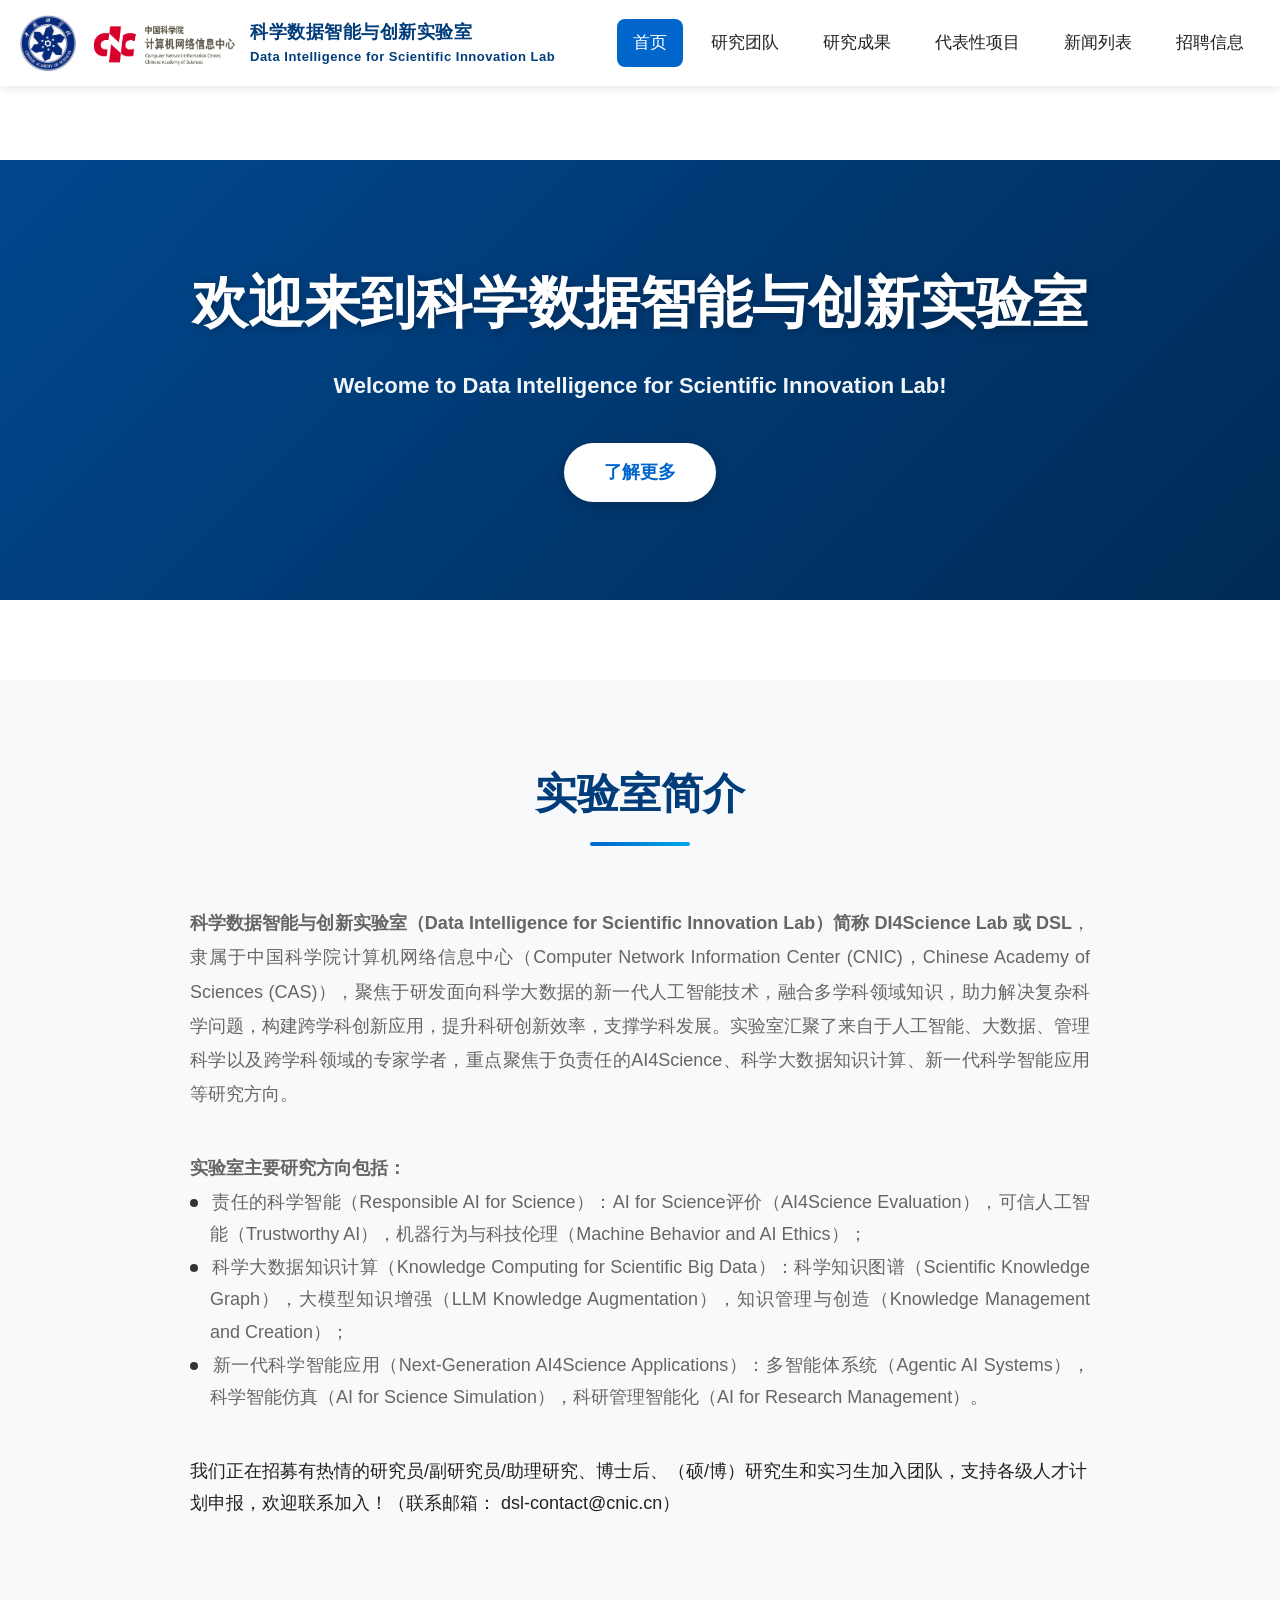
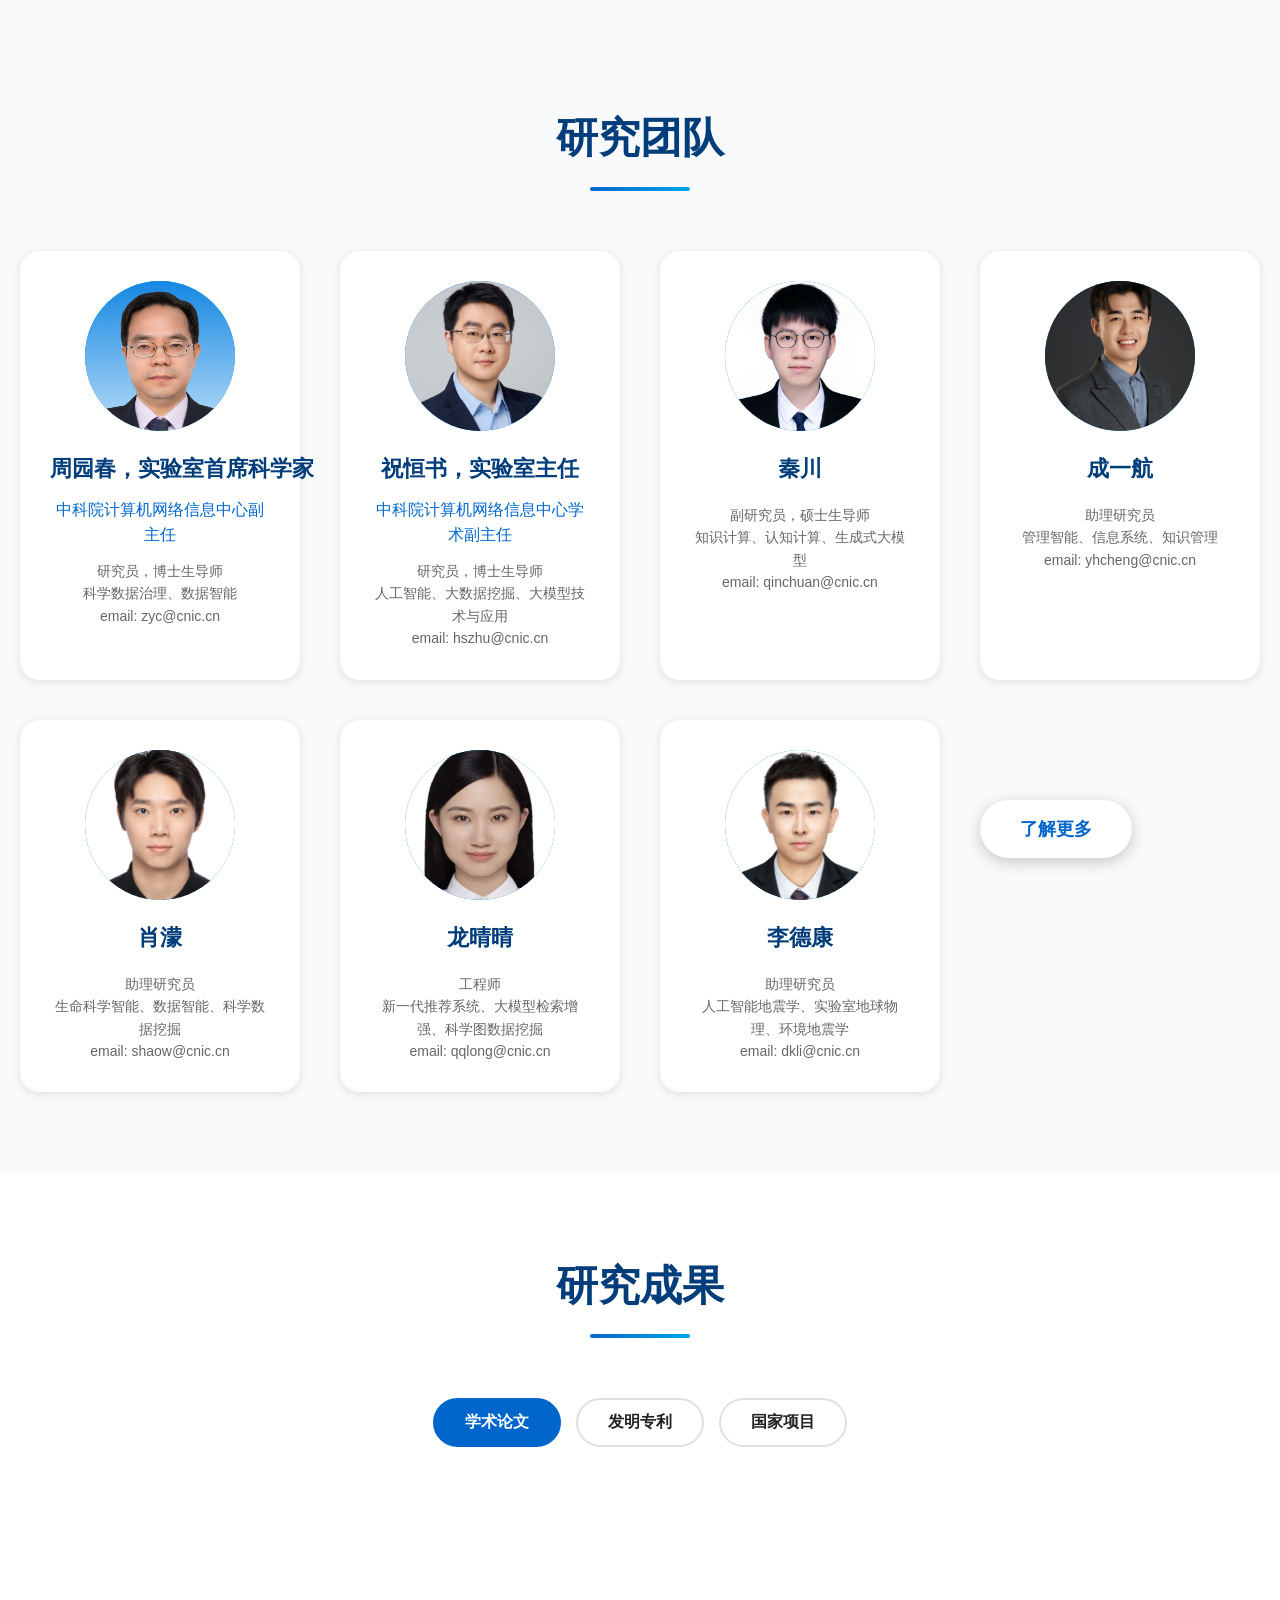
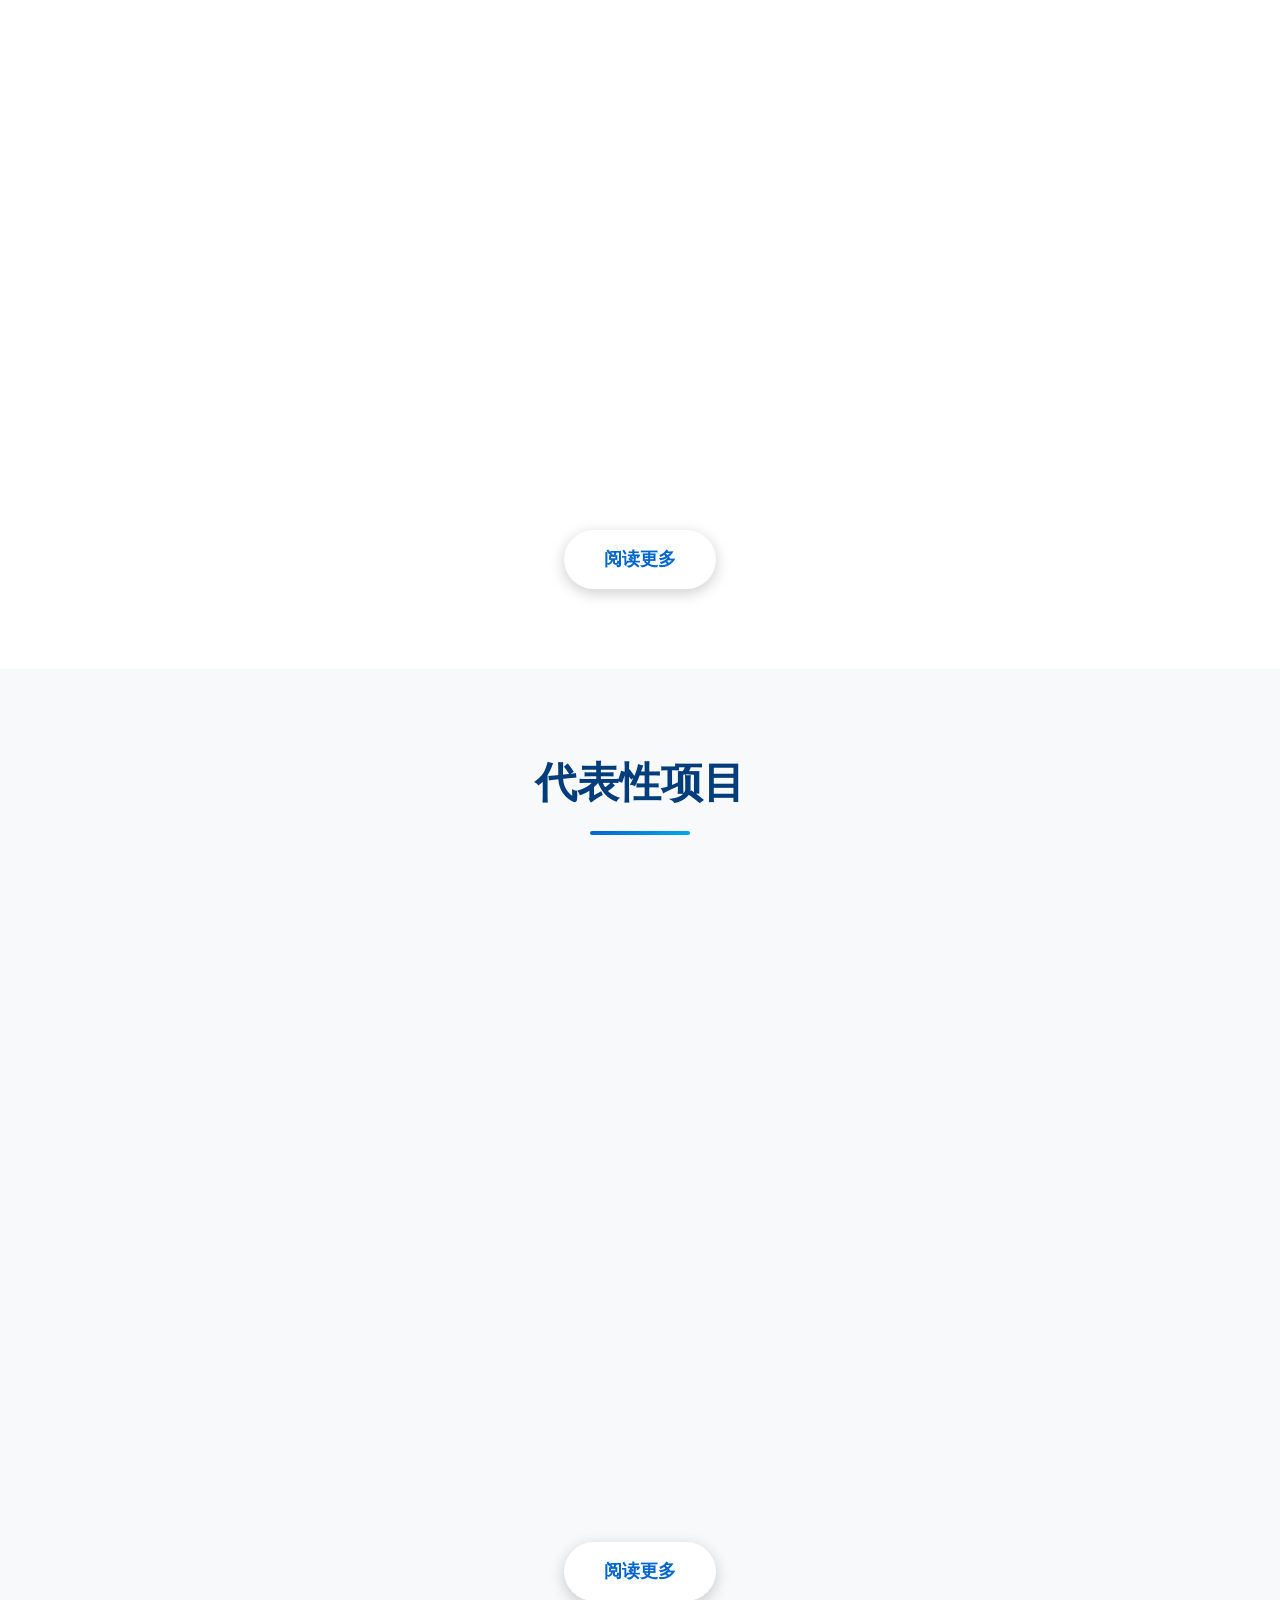
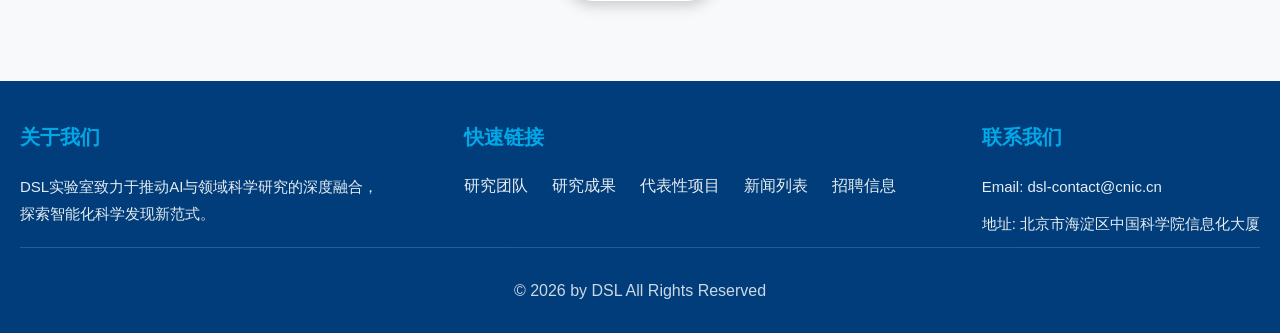
<file: index.html>
<!DOCTYPE html>
<html lang="zh-CN">
<head>
    <meta charset="UTF-8">
    <meta name="viewport" content="width=device-width, initial-scale=1.0">
    <title>科学数据智能与创新实验室 - 首页</title>
    <link rel="stylesheet" href="styles.css?v=20260322">
</head>
<body>
    <!-- 导航栏 -->
    <nav class="navbar">
        <div class="container">
            <div class="nav-brand">
                <img src="CAS.jpg" alt="实验室Logo" class="logo1">
                <img src="CNIC.png" alt="实验室Logo" class="logo">
                <div class="lab-text">
                    <span class="lab-name">科学数据智能与创新实验室</span>
                    <span class="lab-name-en"><strong>Data Intelligence for Scientific Innovation Lab</strong></span>
                </div>
            </div>
            <ul class="nav-menu">
                <li><a href="#home" class="active">首页</a></li>
                <!-- <li><a href="#research">研究方向</a></li> -->
                <li><a href="team.html">研究团队</a></li>
                <li><a href="achievements.html">研究成果</a></li>
                <li><a href="projects.html">代表性项目</a></li>
                <li><a href="news.html">新闻列表</a></li>
                <li><a href="jobs.html">招聘信息</a></li>
            </ul>
            <div class="nav-toggle">
                <span></span>
                <span></span>
                <span></span>
            </div>
        </div>
    </nav>

    <!-- 横幅轮播 -->
    <section class="hero-section" id="home">
        <div class="hero-slider">
            <!-- <div class="hero-slide active"> -->
                <!-- <div class="hero-overlay"></div>
                <div class="hero-content">
                    <h1 class="hero-title animate-fade-in">探索科学数据智能前沿</h1>
                    <p class="hero-subtitle animate-fade-in-delay">致力于推动人工智能与科学研究的深度融合</p>
                    <a href="#research" class="hero-btn animate-fade-in-delay-2">了解更多</a>
                </div> -->
            <!-- </div> -->
            <div class="hero-slide active">
                <div class="hero-overlay"></div>
                <div class="hero-content">
                    <h1 class="hero-title">欢迎来到科学数据智能与创新实验室</h1>

                    <!-- <h1 class="hero-subtitle">Welcome to Data Intelligence for Scientific Innovation Lab!</h1><br> -->
                    <p class="hero-subtitle"><strong>Welcome to Data Intelligence for Scientific Innovation Lab!</strong></p>
                    <a href="#team" class="hero-btn">了解更多</a>
                </div>
            </div>
            <!-- <div class="hero-slide">
                <div class="hero-overlay"></div>
                <div class="hero-content">
                    <h1 class="hero-title">开创数据驱动科研新范式</h1>
                    <p class="hero-subtitle">赋能科学研究的智能化转型</p>
                    <a href="achievements.html" class="hero-btn">研究成果</a>
                </div>
            </div> -->
        </div>
        <!-- <div class="slider-controls">
            <button class="slider-prev">‹</button>
            <button class="slider-next">›</button>
        </div>
        <div class="slider-indicators">
            <span class="indicator active"></span>
            <span class="indicator"></span>
            <span class="indicator"></span>
        </div> -->
    </section>

    <!-- 实验室简介 -->
    <section class="intro-section" id="intro">
        <div class="container">
            <div class="section-header">
                <h2 class="section-title">实验室简介</h2>
                <div class="title-underline"></div>
            </div>
            <div class="intro-content">
                <div class="intro-text">
                    <p class="intro-justify">
                        <strong>科学数据智能与创新实验室（Data Intelligence for Scientific Innovation Lab）简称 DI4Science Lab 或 DSL</strong>，隶属于中国科学院计算机网络信息中心（Computer Network Information Center (CNIC)，Chinese Academy of Sciences (CAS)），聚焦于研发面向科学大数据的新一代人工智能技术，融合多学科领域知识，助力解决复杂科学问题，构建跨学科创新应用，提升科研创新效率，支撑学科发展。实验室汇聚了来自于人工智能、大数据、管理科学以及跨学科领域的专家学者，重点聚焦于负责任的AI4Science、科学大数据知识计算、新一代科学智能应用等研究方向。
                    </p>
                    
                    <p class="intro-justify">
                        <strong>实验室主要研究方向包括：</strong><br>
                        <span class="hang-item">
                            <span class="dot"></span>
                            责任的科学智能（Responsible AI for Science）：AI for Science评价（AI4Science Evaluation），可信人工智能（Trustworthy AI），机器行为与科技伦理（Machine Behavior and AI Ethics）；
                        </span><br>

                        <span class="hang-item">
                            <span class="dot"></span>
                        科学大数据知识计算（Knowledge Computing for Scientific Big Data）：科学知识图谱（Scientific Knowledge Graph），大模型知识增强（LLM Knowledge Augmentation），知识管理与创造（Knowledge Management and Creation）；
                        </span><br>

                        <span class="hang-item">
                            <span class="dot"></span>
                        新一代科学智能应用（Next-Generation AI4Science Applications）：多智能体系统（Agentic AI Systems），科学智能仿真（AI for Science Simulation），科研管理智能化（AI for Research Management）。
                        </span><br>

                    <p class="intro-lead">
                        我们正在招募有热情的研究员/副研究员/助理研究、博士后、（硕/博）研究生和实习生加入团队，支持各级人才计划申报，欢迎联系加入！（联系邮箱： dsl-contact@cnic.cn）

                    </p>
                    <!-- <div class="intro-stats">
                        <div class="stat-item">
                            <h3 class="stat-number" data-target="50">0</h3>
                            <p class="stat-label">研究人员</p>
                        </div>
                        <div class="stat-item">
                            <h3 class="stat-number" data-target="120">0</h3>
                            <p class="stat-label">发表论文</p>
                        </div>
                        <div class="stat-item">
                            <h3 class="stat-number" data-target="30">0</h3>
                            <p class="stat-label">合作项目</p>
                        </div>
                        <div class="stat-item">
                            <h3 class="stat-number" data-target="15">0</h3>
                            <p class="stat-label">专利技术</p>
                        </div>
                    </div> -->
                </div>
            </div>
        </div>
    </section>

    <!-- 研究方向 -->
    <!-- <section class="research-section" id="research">
        <div class="container">
            <div class="section-header">
                <h2 class="section-title">研究方向</h2>
                <div class="title-underline"></div>
                <p class="section-subtitle">专注于人工智能赋能科学研究的前沿领域</p>
            </div>
            <div class="research-grid">
                <div class="research-card">
                    <div class="card-icon">🤖</div>
                    <h3 class="card-title">大模型智能体</h3>
                    <p class="card-description">
                        研究环境感知交互的大模型智能体自进化方法，开发具备自主学习、推理和决策能力的AI系统，
                        实现智能体在复杂科研环境中的自适应与协同工作。
                    </p>
                    <ul class="card-points">
                        <li>智能体架构设计</li>
                        <li>多模态感知与理解</li>
                        <li>自主学习与进化</li>
                        <li>人机协同机制</li>
                    </ul>
                </div>
                <div class="research-card">
                    <div class="card-icon">🔬</div>
                    <h3 class="card-title">自动化科学发现</h3>
                    <p class="card-description">
                        利用AI技术实现科学假设生成、实验设计、数据分析的全流程自动化，
                        加速科学发现过程，探索AI驱动的开放式科学研究新范式。
                    </p>
                    <ul class="card-points">
                        <li>假设生成与验证</li>
                        <li>智能实验设计</li>
                        <li>自动化数据分析</li>
                        <li>科学知识提取</li>
                    </ul>
                </div>
                <div class="research-card">
                    <div class="card-icon">🧠</div>
                    <h3 class="card-title">科学知识图谱</h3>
                    <p class="card-description">
                        构建大规模跨领域科学知识图谱，实现科学知识的结构化表示、智能检索与推理，
                        支持科研人员快速获取和综合利用海量科学知识。
                    </p>
                    <ul class="card-points">
                        <li>知识抽取与融合</li>
                        <li>跨域知识推理</li>
                        <li>知识演化追踪</li>
                        <li>智能知识问答</li>
                    </ul>
                </div>
                <div class="research-card">
                    <div class="card-icon">📊</div>
                    <h3 class="card-title">科学数据智能</h3>
                    <p class="card-description">
                        开发先进的科学数据分析、挖掘与可视化技术，从海量科研数据中发现隐藏模式，
                        为科学研究提供数据驱动的洞察与支持。
                    </p>
                    <ul class="card-points">
                        <li>大规模数据处理</li>
                        <li>智能数据挖掘</li>
                        <li>模式识别与预测</li>
                        <li>交互式可视化</li>
                    </ul>
                </div>
                <div class="research-card">
                    <div class="card-icon">💡</div>
                    <h3 class="card-title">智能科研助手</h3>
                    <p class="card-description">
                        研发面向科研全流程的智能助手系统，包括文献智能检索、自动综述生成、
                        实验方案推荐等功能，全方位提升科研效率。
                    </p>
                    <ul class="card-points">
                        <li>智能文献分析</li>
                        <li>自动论文撰写</li>
                        <li>实验方案优化</li>
                        <li>智能协作平台</li>
                    </ul>
                </div>
                <div class="research-card">
                    <div class="card-icon">🌐</div>
                    <h3 class="card-title">跨学科AI应用</h3>
                    <p class="card-description">
                        将AI技术应用于物理、化学、生物、材料等多个学科领域，
                        探索AI赋能各学科研究的创新模式和突破性应用。
                    </p>
                    <ul class="card-points">
                        <li>AI+物理研究</li>
                        <li>AI+化学合成</li>
                        <li>AI+生物医药</li>
                        <li>AI+材料设计</li>
                    </ul>
                </div>
            </div>
        </div>
    </section> -->

    <!-- 团队介绍 -->
    <section class="team-section" id="team">
        <div class="container">
            <div class="section-header">
                <h2 class="section-title">研究团队</h2>
                <div class="title-underline"></div>
                <!-- <p class="section-subtitle">汇聚国内外顶尖科研人才</p> -->
            </div>
            <div class="team-grid">
                <div class="team-member">
                    <div class="member-photo">
                        <img src="team/Mentor/yuanchunzhou.jpg" alt="研究员照片">
                    </div>
                    <h3 class="member-name">周园春，实验室首席科学家</h3>
                    <p class="member-title">中科院计算机网络信息中心副主任</p>
                    <p class="member-bio">研究员，博士生导师</p>
                    <p class="member-bio">科学数据治理、数据智能</p>
                    <p class="member-bio">email: zyc@cnic.cn</p>
                </div>
                <div class="team-member">
                    <div class="member-photo">
                        <img src="team/Mentor/hengshuzhu.jpg" alt="研究员照片">
                    </div>
                    <h3 class="member-name">祝恒书，实验室主任</h3>
                    <p class="member-title">中科院计算机网络信息中心学术副主任</p>
                    <p class="member-bio">研究员，博士生导师</p>
                    <p class="member-bio">人工智能、大数据挖掘、大模型技术与应用</p>
                    <p class="member-bio">email: hszhu@cnic.cn</p>
                </div>
                <!-- <div class="team-member">
                    <div class="member-photo">
                        <img src="avatar3.jpg" alt="研究员照片">
                    </div>
                    <h3 class="member-name">王博士</h3>
                    <p class="member-title">高级研究员 / 数据智能方向</p>
                    <p class="member-bio">机器学习与数据挖掘专家</p>
                </div> -->
                <div class="team-member">
                    <div class="member-photo">
                        <img src="team/Mentor/chuanqin.jpg" alt="研究员照片">
                    </div>
                    <h3 class="member-one">秦川</h3>
                    <!-- <p class="member-title">研究员 / 科学发现方向</p> -->
                    <p class="member-bio">副研究员，硕士生导师</p>
                    <p class="member-bio">知识计算、认知计算、生成式大模型</p>
                    <p class="member-bio">email: qinchuan@cnic.cn</p>
                </div>
                <div class="team-member">
                    <div class="member-photo">
                        <img src="team/Mentor/yihangcheng.jpg" alt="研究员照片">
                    </div>
                    <h3 class="member-one">成一航</h3>
                    <!-- <p class="member-title">研究员 / 科学发现方向</p> -->
                    <p class="member-bio">助理研究员</p>
                    <p class="member-bio">管理智能、信息系统、知识管理</p>
                    <p class="member-bio">email: yhcheng@cnic.cn</p>
                </div>
                <div class="team-member">
                    <div class="member-photo">
                        <img src="team/Mentor/mengxiao.jpeg" alt="研究员照片">
                    </div>
                    <h3 class="member-one">肖濛</h3>
                    <!-- <p class="member-title">研究员 / 科学发现方向</p> -->
                    <p class="member-bio">助理研究员</p>
                    <p class="member-bio">生命科学智能、数据智能、科学数据挖掘</p>
                    <p class="member-bio">email: shaow@cnic.cn</p>
                </div>
                <div class="team-member">
                    <div class="member-photo">
                        <img src="team/Mentor/qingqinglong.jpg" alt="研究员照片">
                    </div>
                    <h3 class="member-one">龙晴晴</h3>
                    <!-- <p class="member-title">研究员 / 科学发现方向</p> -->
                    <p class="member-bio">工程师</p>
                    <p class="member-bio">新一代推荐系统、大模型检索增强、科学图数据挖掘</p>
                    <p class="member-bio">email: qqlong@cnic.cn</p>
                </div>
                <div class="team-member">
                    <div class="member-photo">
                        <img src="team/Mentor/dekangli.jpg" alt="研究员照片">
                    </div>
                    <h3 class="member-one">李德康</h3>
                    <!-- <p class="member-title">研究员 / 科学发现方向</p> -->
                    <p class="member-bio">助理研究员</p>
                    <p class="member-bio">人工智能地震学、实验室地球物理、环境地震学</p>
                    <p class="member-bio">email: dkli@cnic.cn</p>
                </div>
                <!-- <div class="team-member">
                    <div class="member-photo">
                        <img src="avatar3.jpg" alt="研究员照片">
                    </div>
                    <h3 class="member-one">徐锴</h3>
                    <!-- <p class="member-title">研究员 / 科学发现方向</p> -->
                    <!-- <p class="member-bio">助理研究员</p>
                    <p class="member-bio">项目管理方向</p>
                    <p class="member-bio">email: kxu@cnic.cn</p>
                </div> --> 
                <div class="team-section">
                    <a href="team.html"
                    class="hero-btn1">
                    了解更多
                    </a>
                </div>
            </div>
        </div>
    </section>

    <!-- 研究成果 -->
    <section class="achievements-section" id="achievements">
        <div class="container">
            <div class="section-header">
                <h2 class="section-title">研究成果</h2>
                <div class="title-underline"></div>
            </div>
            <div class="achievements-tabs">
                <button class="tab-btn active" data-tab="papers">学术论文</button>
                <button class="tab-btn" data-tab="patents">发明专利</button>
                <button class="tab-btn" data-tab="projects">国家项目</button>
            </div>
            <div class="achievements-content">
                <div class="tab-content active" id="papers">
                    <div class="achievement-list">
                        <div class="achievement-item">
                            <div class="achievement-year">2025</div>
                            <div class="achievement-details">
                                <h4>Knowledge-Guided Gene Panel Selection for Label-Free Single-Cell RNA-Seq Data: A Reinforcement Learning Perspective </h4>
                                <p class="achievement-authors">Meng Xiao, Weiliang Zhang, Xiaohan Huang, Hengshu Zhu, Min Wu, Xiaoli Li, Yuanchun Zhou</p>
                                <p class="achievement-venue">IEEE Transactions on Computational Biology and Bioinformatics</p>
                                <!-- <span class="achievement-tag">AI for Science</span> -->
                            </div>
                        </div>
                        <div class="achievement-item">
                            <div class="achievement-year">2025</div>
                            <div class="achievement-details">
                                <h4>A Comprehensive Survey of Artificial Intelligence Techniques for Talent Analytics</h4>
                                <p class="achievement-authors">Chuan Qin, Le Zhang, Yihang Cheng, Rui Zha, Dazhong Shen, Qi Zhang, Xi Chen, Ying Sun, Chen Zhu, Hengshu Zhu, Hui Xiong</p>
                                <p class="achievement-venue">In Proceedings of the IEEE (PIEEE), 2025</p>
                                <!-- <span class="achievement-tag">智能体</span> -->
                            </div>
                        </div>
                        <div class="achievement-item">
                            <div class="achievement-year">2025</div>
                            <div class="achievement-details">
                                <h4>Quasi-Metric Learning for Bilateral Person-Job Fit</h4>
                                <p class="achievement-authors">Yingpeng Du, Hongzhi Liu, Hengshu Zhu, Yang Song, Zhi Zheng, Zhonghai Wu</p>
                                <p class="achievement-venue">In IEEE Transactions on Pattern Analysis and Machine Intelligence (IEEE TPAMI), 2025</p>
                                <!-- <span class="achievement-tag">综述论文</span> -->
                            </div>
                        </div>
                        <!-- <a href="#achievements" class="hero-btn">阅读更多</a>
                          -->
                        <div class="achievements-more">
                            <a href="achievements.html"
                            class="hero-btn1">
                            阅读更多
                            </a>
                        </div>
                    </div>
                </div>
                <div class="tab-content" id="patents">
                    <div class="achievement-list">
                        <!-- <div class="achievement-item">
                            <div class="achievement-year">2025</div>
                            <div class="achievement-details">
                                <h4>基于大模型的科学假设自动生成系统</h4>
                                <p class="achievement-authors">发明专利 (ZL202510001234.5)</p>
                                <span class="achievement-tag">已授权</span>
                            </div>
                        </div> -->
                        <!-- <div class="achievement-item">
                            <div class="achievement-year">2025</div>
                            <div class="achievement-details">
                                <h4>多模态科学数据智能分析平台</h4>
                                <p class="achievement-authors">发明专利 (ZL202510002345.6)</p>
                                <span class="achievement-tag">已授权</span>
                            </div>
                        </div>
                        <div class="achievement-item">
                            <div class="achievement-year">2024</div>
                            <div class="achievement-details">
                                <h4>科学知识图谱自动构建与推理方法</h4>
                                <p class="achievement-authors">发明专利 (ZL202410003456.7)</p>
                                <span class="achievement-tag">已授权</span>
                            </div>
                        </div> -->
                    </div>
                </div>
                <div class="tab-content" id="projects">
                    <div class="achievement-list">
                        <!-- <div class="achievement-item">
                            <div class="achievement-year">2025-2029</div>
                            <div class="achievement-details">
                                <h4>面向科学发现的智能体系统研究</h4>
                                <p class="achievement-authors">国家重点研发计划项目</p>
                                <p class="achievement-venue">项目经费：3000万元</p>
                                <span class="achievement-tag">在研</span>
                            </div>
                        </div>
                        <div class="achievement-item">
                            <div class="achievement-year">2024-2028</div>
                            <div class="achievement-details">
                                <h4>跨学科科学知识图谱构建与应用</h4>
                                <p class="achievement-authors">国家自然科学基金重大项目</p>
                                <p class="achievement-venue">项目经费：2000万元</p>
                                <span class="achievement-tag">在研</span>
                            </div>
                        </div> -->
                    </div>
                </div>
            </div>
        </div>
    </section>

    <!-- 新闻动态 -->
    <section class="news-section" id="news">
        <div class="container">
            <div class="section-header">
                <h2 class="section-title">代表性项目</h2>
                <div class="title-underline"></div>
            </div>
            <div class="news-grid">
                <div class="news-card">
                    <div class="news-image">
                        <!-- <img src="SciHorizon.png" alt="新闻图片"> -->
                        <!-- <div class="news-date">2025-08</div> -->
                    </div>
                    <div class="news-content">
                        <h3 class="news-title">
                            <a href="https://www.scihorizon.cn" target="_blank" rel="noopener noreferrer" style="text-decoration: none;color: var(--secondary-color);">科学地平线（SciHorizon）</a>
                        </h3>
                        <!-- <h3 class="news-title">科学地平线（SciHorizon）</h3> -->
                        <p class="news-excerpt">
                            科学地平线平台（SciHorizon）是由中国科学院计算机网络信息中心DSL实验室牵头建设的综合评价平台，于2025年1月正式上线。该平台聚焦人工智能赋能科学研究（AI4Science），从“数据 + 模型”双维度构建国际首个面向科学领域的评价体系，涵盖大模型科学领域能力与AI-Ready科学数据质量评估，为科学创新提供权威评价标准，形成促进学科发展和技术创新的助推器。
                        </p>
                        <img src="project_picture/SciHorizon1.png" alt="新闻图片" class="news-img1">
                        <!-- <a href="#" class="news-link">阅读更多 →</a> -->
                    </div>
                </div>
                <div class="news-card">
                    <div class="news-image">
                        <!-- <img src="ScienceDBAI.png" alt="新闻图片"> -->
                        <!-- <div class="news-date">2025-05</div> -->
                    </div>
                    <div class="news-content">
                        <h3 class="news-title">
                            <a href="https://www.scidb.cn" target="_blank" rel="noopener noreferrer" style="text-decoration: none;color: var(--secondary-color);">科学数据银行AI（ScienceDB.AI）</a>
                        </h3>

                        <!-- <h3 class="news-title">科学数据银行AI（ScienceDB.AI）</h3> -->
                        <p class="news-excerpt">
                            科学数据银行AI（ScienceDB.AI）是由中国科学院计算机网络信息中心DSL实验室牵头建设的全球首个基于大语言模型的科学数据推荐智能体，于2025年9月正式上线。该平台融合先进的语义理解、权威的数据来源与智能化推荐能力，构建面向科研领域的高精度数据获取平台，以学术级的严谨与高效，为科研工作提共全流程的数据支持，加速科学发现与创新成果产出。
                        </p>
                        <img src="project_picture/ScienceDBAI.png" alt="新闻图片" class="news-img2">
                        <!-- <a href="#" class="news-link">阅读更多 →</a> -->
                    </div>
                </div>
            </div>
            <div class="achievements-more" style="margin-top: 28px;">
                <a href="projects.html"
                class="hero-btn1">
                阅读更多
                </a>
            </div>
        </div>
    </section>

    <!-- 合作交流 -->
    

    <!-- 页脚 -->
    <footer class="footer">
        <div class="container">
            <div class="footer-content">
                <div class="footer-section">
                    <h4>关于我们</h4>
                    <p>DSL实验室致力于推动AI与领域科学研究的深度融合，<br>探索智能化科学发现新范式。</p>
                </div>
                <div class="footer-section"> 
                    <h4>快速链接</h4>
                    <ul>
                        <li><a href="team.html">研究团队</a></li>
                        <li><a href="achievements.html">研究成果</a></li>
                        <li><a href="projects.html">代表性项目</a></li>
                        <li><a href="news.html">新闻列表</a></li>
                        <li><a href="jobs.html">招聘信息</a></li>
                    </ul>
                </div>
                <div class="footer-section">
                    <h4>联系我们</h4>
                    <p>Email: dsl-contact@cnic.cn</p>
                    <!-- <p>📞 电话: +86-010-12345678</p> -->
                    <p>地址: 北京市海淀区中国科学院信息化大厦</p>
                </div>
                <!-- <div class="footer-section">
                    <h4>关注我们</h4>
                    <div class="social-links">
                        <a href="#" class="social-icon">微信</a>
                        <a href="#" class="social-icon">微博</a>
                        <a href="#" class="social-icon">Twitter</a>
                        <a href="#" class="social-icon">GitHub</a>
                    </div>
                </div> -->
            </div>
            <div class="footer-bottom">
                <p>&copy; 2026 by DSL All Rights Reserved</p>
            </div>
        </div>
    </footer>

    <!-- 回到顶部按钮 -->
    <button class="back-to-top" id="backToTop" aria-label="回到顶部" title="回到顶部">↑</button>

    <script src="script.js"></script>
</body>
</html>
</file>
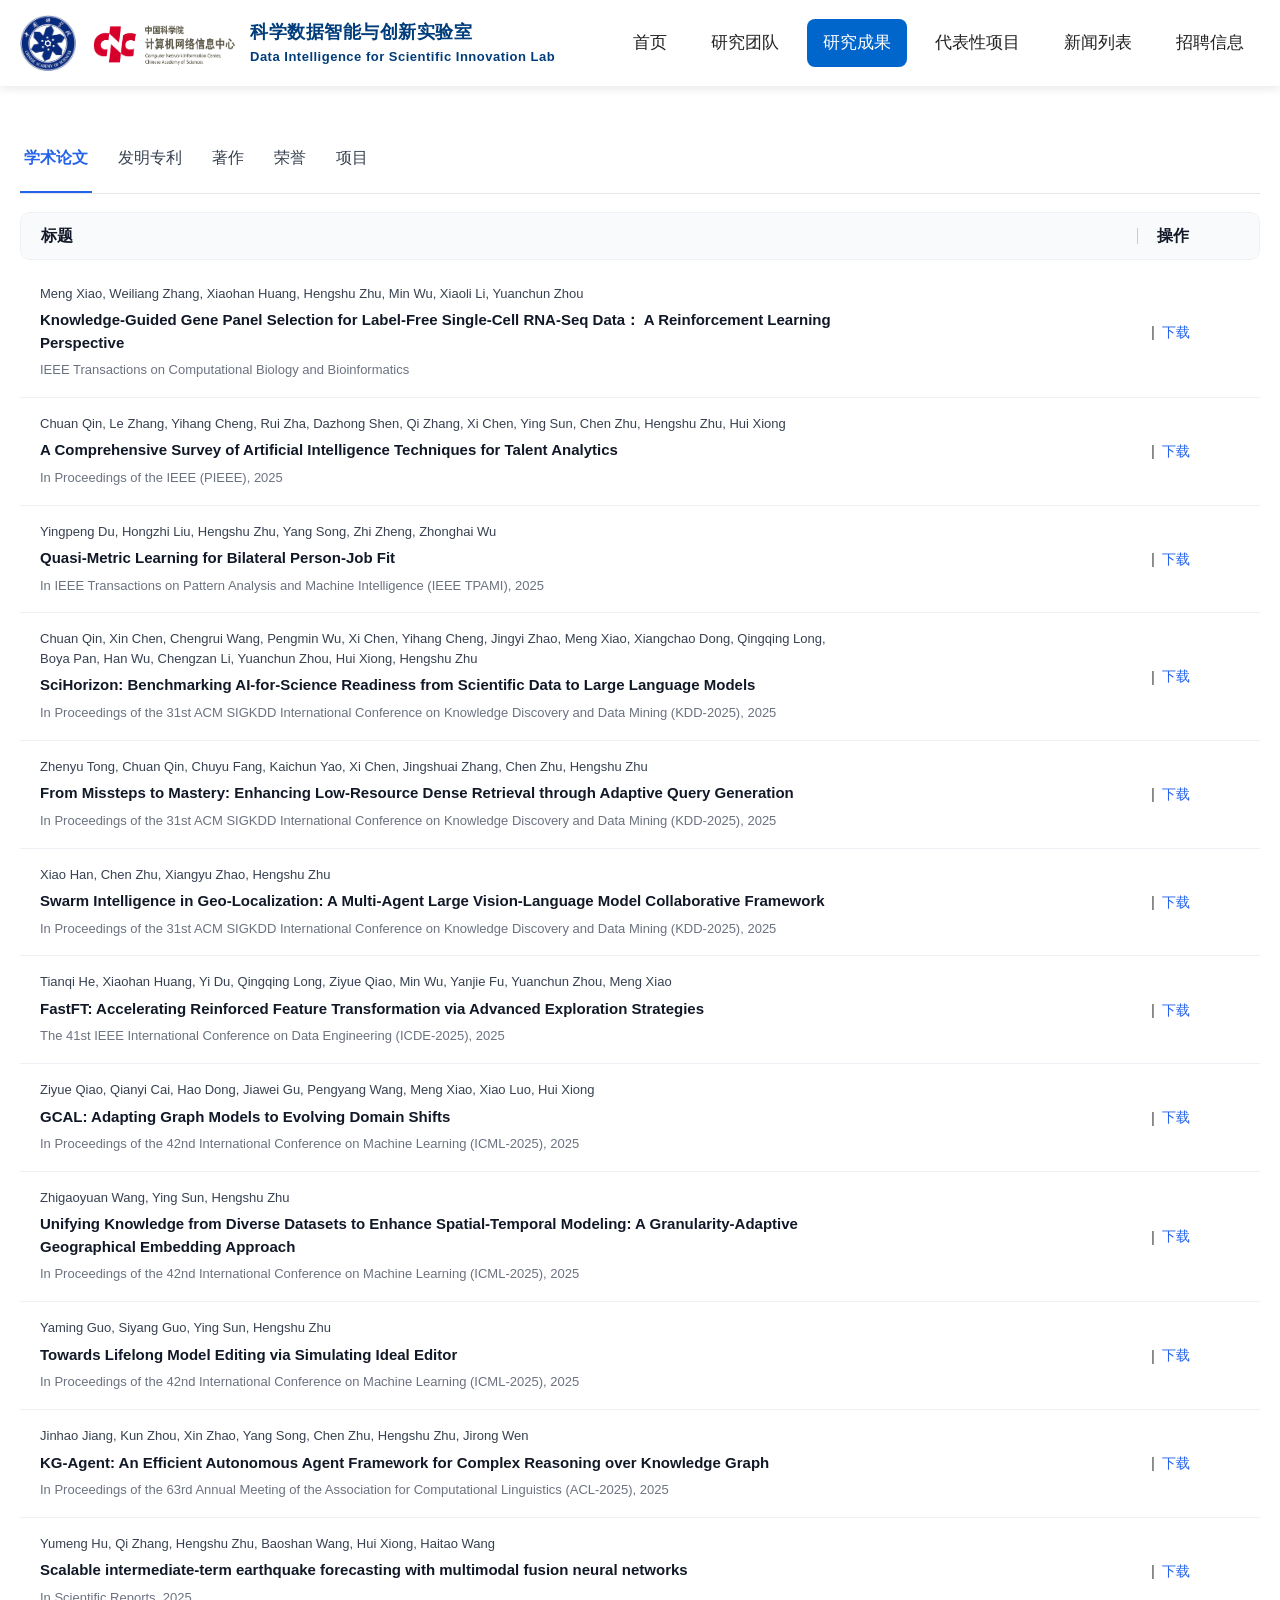
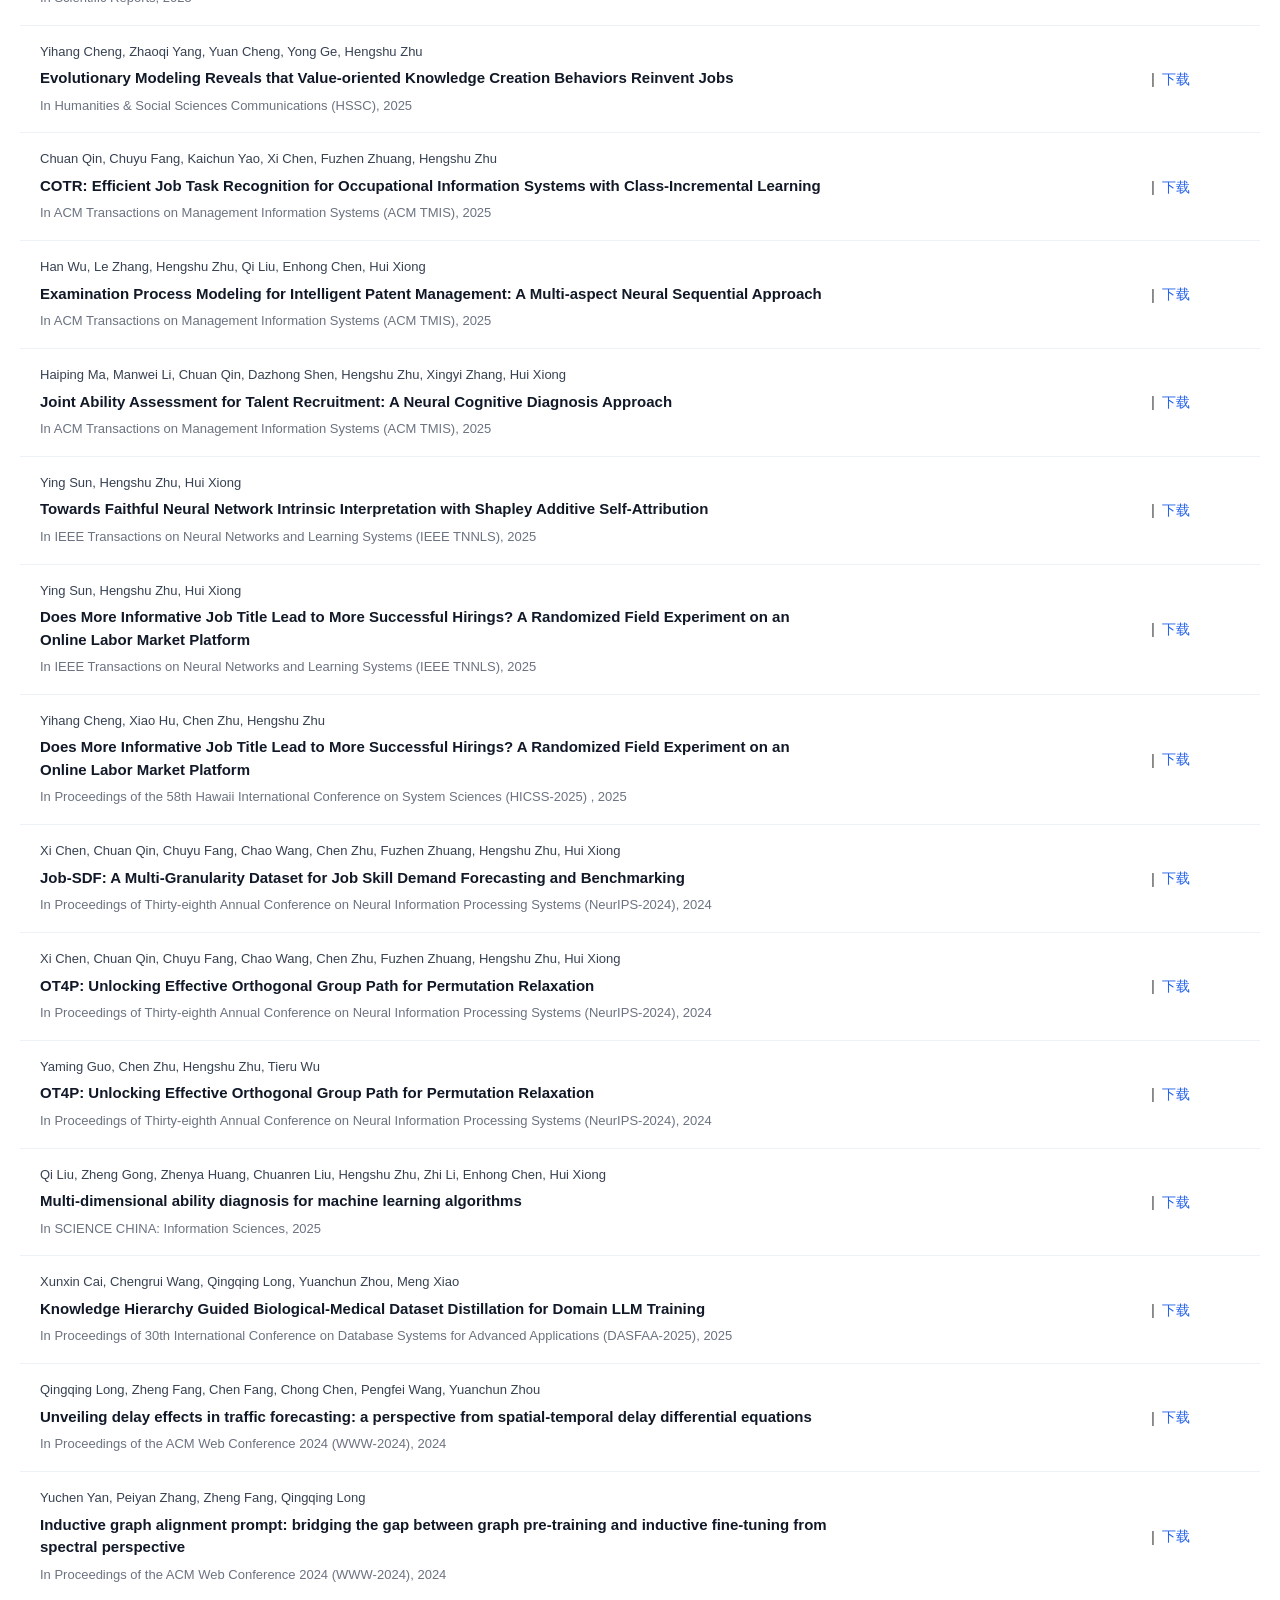
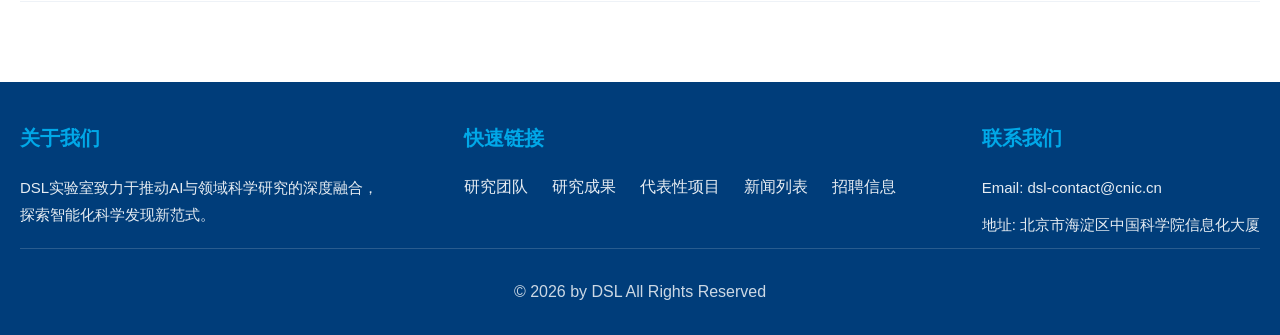
<file: achievements.html>
<!DOCTYPE html>
<html lang="zh-CN">
<head>
    <meta charset="UTF-8">
    <meta name="viewport" content="width=device-width, initial-scale=1.0"> 
    <title>科学数据智能与创新实验室 - 研究成果</title>
    <link rel="stylesheet" href="styles.css?v=20260322">
</head>
<body>
    <!-- 导航栏 -->
    <nav class="navbar">
        <div class="container">
            <div class="nav-brand">
                <img src="CAS.jpg" alt="实验室Logo" class="logo1">
                <img src="CNIC.png" alt="实验室Logo" class="logo">
                <div class="lab-text">
                    <span class="lab-name">科学数据智能与创新实验室</span>
                    <span class="lab-name-en"><strong>Data Intelligence for Scientific Innovation Lab</strong></span>
                </div>
            </div>
            <ul class="nav-menu">
                <li><a href="index.html">首页</a></li>
                <li><a href="team.html">研究团队</a></li>
                <li><a href="achievements.html" class="active">研究成果</a></li>
                <li><a href="projects.html">代表性项目</a></li>
                <li><a href="news.html">新闻列表</a></li>
                <li><a href="jobs.html">招聘信息</a></li>
            </ul>
            <div class="nav-toggle">
                <span></span>
                <span></span>
                <span></span>
            </div>
        </div>
    </nav>


    <section id="achievements" class="achievements-sections">
      <div class="container">
        <!-- Tabs -->
        <div class="subtabs">
          <button class="tab active" data-tab="papers">学术论文</button>
          <!-- <button class="tab" data-tab="topPapers">代表性论文</button> -->
          <button class="tab" data-tab="patents">发明专利</button>
          <button class="tab" data-tab="books">著作</button>
          <button class="tab" data-tab="awards">荣誉</button>
          <button class="tab" data-tab="projects">项目</button>
        </div>

        <!-- 表头（和截图类似：标题 | 操作） -->
        <!-- <div class="list-header">
          <div class="h-left">标题</div>
          <div class="h-right">操作</div>
        </div> -->

        <!-- 论文 -->
        <div class="tab-panel active" id="papers">
          <div class="list-header">
            <div class="h-left">标题</div>
            <div class="h-right">操作</div>
          </div>
          <div class="list-item">
            <div class="item-main">
              <div class="authors">
                Meng Xiao, Weiliang Zhang, Xiaohan Huang, Hengshu Zhu, Min Wu, Xiaoli Li, Yuanchun Zhou
              </div>
              <div class="title">
                Knowledge-Guided Gene Panel Selection for Label-Free Single-Cell RNA-Seq Data： A Reinforcement Learning Perspective
              </div>
              <div class="meta">IEEE Transactions on Computational Biology and Bioinformatics</div>
            </div>
            <div class="item-actions">
              <span class="divider">|</span>
              <a class="action download" href="PDF/Knowledge-Guided Gene Panel Selection for Label-Free Single-Cell RNA-Seq Data： A Reinforcement Learning Perspective.pdf">下载</a>
            </div>
          </div>

          <div class="list-item">
            <div class="item-main">
              <div class="authors">
                Chuan Qin, Le Zhang, Yihang Cheng, Rui Zha, Dazhong Shen, Qi Zhang, Xi Chen, Ying Sun, Chen Zhu, Hengshu Zhu, Hui Xiong
              </div>
              <div class="title">
                A Comprehensive Survey of Artificial Intelligence Techniques for Talent Analytics
              </div>
              <div class="meta">In Proceedings of the IEEE (PIEEE), 2025</div>
            </div>
            <div class="item-actions">
              <span class="divider">|</span>
              <a class="action download" href="PDF/A Comprehensive Survey of Artificial Intelligence Techniques for Talent Analytics.pdf">下载</a>
            </div>
          </div>

          <div class="list-item">
              <div class="item-main">
                <div class="authors">
                  Yingpeng Du, Hongzhi Liu, Hengshu Zhu, Yang Song, Zhi Zheng, Zhonghai Wu
                </div>
                <div class="title">
                  Quasi-Metric Learning for Bilateral Person-Job Fit
                </div>
                <div class="meta">In IEEE Transactions on Pattern Analysis and Machine Intelligence (IEEE TPAMI), 2025</div>
              </div>
              <div class="item-actions">
                <span class="divider">|</span>
                <a class="action download" href="PDF/Quasi-Metric Learning for Bilateral Person-Job Fit.pdf">下载</a>
              </div>
            </div>

            <div class="list-item">
              <div class="item-main">
                <div class="authors">
                  Chuan Qin, Xin Chen, Chengrui Wang, Pengmin Wu, Xi Chen, Yihang Cheng, Jingyi Zhao, Meng Xiao, Xiangchao Dong, Qingqing Long, Boya Pan, Han Wu, Chengzan Li, Yuanchun Zhou, Hui Xiong, Hengshu Zhu
                </div>
                <div class="title">
                  SciHorizon: Benchmarking AI-for-Science Readiness from Scientific Data to Large Language Models
                </div>
                <div class="meta">In Proceedings of the 31st ACM SIGKDD International Conference on Knowledge Discovery and Data Mining (KDD-2025), 2025</div>
              </div>
              <div class="item-actions">
                <span class="divider">|</span>
                <a class="action download" href="PDF/SciHorizon-Benchmarking AI-for-Science Readiness from Scientific Data to Large Language Models.pdf">下载</a>
              </div>
            </div>

            <div class="list-item">
              <div class="item-main">
                <div class="authors">
                  Zhenyu Tong, Chuan Qin, Chuyu Fang, Kaichun Yao, Xi Chen, Jingshuai Zhang, Chen Zhu, Hengshu Zhu
                </div>
                <div class="title">
                  From Missteps to Mastery: Enhancing Low-Resource Dense Retrieval through Adaptive Query Generation
                </div>
                <div class="meta">In Proceedings of the 31st ACM SIGKDD International Conference on Knowledge Discovery and Data Mining (KDD-2025), 2025</div>
              </div>
              <div class="item-actions">
                <span class="divider">|</span>
                <a class="action download" href="PDF/">下载</a>
              </div>
            </div>

            <div class="list-item">
              <div class="item-main">
                <div class="authors">
                  Xiao Han, Chen Zhu, Xiangyu Zhao, Hengshu Zhu
                </div>
                <div class="title">
                  Swarm Intelligence in Geo-Localization: A Multi-Agent Large Vision-Language Model Collaborative Framework
                </div>
                <div class="meta">In Proceedings of the 31st ACM SIGKDD International Conference on Knowledge Discovery and Data Mining (KDD-2025), 2025</div>
              </div>
              <div class="item-actions">
                <span class="divider">|</span>
                <a class="action download" href="PDF/">下载</a>
              </div>
            </div>


            <div class="list-item">
              <div class="item-main">
                <div class="authors">
                  Tianqi He, Xiaohan Huang, Yi Du, Qingqing Long, Ziyue Qiao, Min Wu, Yanjie Fu, Yuanchun Zhou, Meng Xiao
                </div>
                <div class="title">
                  FastFT: Accelerating Reinforced Feature Transformation via Advanced Exploration Strategies
                </div>
                <div class="meta">The 41st IEEE International Conference on Data Engineering (ICDE-2025), 2025</div>
              </div>
              <div class="item-actions">
                <span class="divider">|</span>
                <a class="action download" href="PDF/">下载</a>
              </div>
            </div>

            <div class="list-item">
              <div class="item-main">
                <div class="authors">
                  Ziyue Qiao, Qianyi Cai, Hao Dong, Jiawei Gu, Pengyang Wang, Meng Xiao, Xiao Luo, Hui Xiong
                </div>
                <div class="title">
                  GCAL: Adapting Graph Models to Evolving Domain Shifts
                </div>
                <div class="meta">In Proceedings of the 42nd International Conference on Machine Learning (ICML-2025), 2025</div>
              </div>
              <div class="item-actions">
                <span class="divider">|</span>
                <a class="action download" href="PDF/">下载</a>
              </div>
            </div>


            <div class="list-item">
              <div class="item-main">
                <div class="authors">
                  Zhigaoyuan Wang, Ying Sun, Hengshu Zhu
                </div>
                <div class="title">
                  Unifying Knowledge from Diverse Datasets to Enhance Spatial-Temporal Modeling: A Granularity-Adaptive Geographical Embedding Approach
                </div>
                <div class="meta">In Proceedings of the 42nd International Conference on Machine Learning (ICML-2025), 2025</div>
              </div>
              <div class="item-actions">
                <span class="divider">|</span>
                <a class="action download" href="PDF/">下载</a>
              </div>
            </div>

            <div class="list-item">
              <div class="item-main">
                <div class="authors">
                  Yaming Guo, Siyang Guo, Ying Sun, Hengshu Zhu
                </div>
                <div class="title">
                  Towards Lifelong Model Editing via Simulating Ideal Editor
                </div>
                <div class="meta">In Proceedings of the 42nd International Conference on Machine Learning (ICML-2025), 2025</div>
              </div>
              <div class="item-actions">
                <span class="divider">|</span>
                <a class="action download" href="PDF/">下载</a>
              </div>
            </div>

            <div class="list-item">
              <div class="item-main">
                <div class="authors">
                  Jinhao Jiang, Kun Zhou, Xin Zhao, Yang Song, Chen Zhu, Hengshu Zhu, Jirong Wen
                </div>
                <div class="title">
                  KG-Agent: An Efficient Autonomous Agent Framework for Complex Reasoning over Knowledge Graph
                </div>
                <div class="meta">In Proceedings of the 63rd Annual Meeting of the Association for Computational Linguistics (ACL-2025), 2025</div>
              </div>
              <div class="item-actions">
                <span class="divider">|</span>
                <a class="action download" href="PDF/">下载</a>
              </div>
            </div>

            <div class="list-item">
              <div class="item-main">
                <div class="authors">
                  Yumeng Hu, Qi Zhang, Hengshu Zhu, Baoshan Wang, Hui Xiong, Haitao Wang
                </div>
                <div class="title">
                  Scalable intermediate-term earthquake forecasting with multimodal fusion neural networks
                </div>
                <div class="meta">In Scientific Reports, 2025</div>
              </div>
              <div class="item-actions">
                <span class="divider">|</span>
                <a class="action download" href="PDF/">下载</a>
              </div>
            </div>


            <div class="list-item">
              <div class="item-main">
                <div class="authors">
                  Yihang Cheng, Zhaoqi Yang, Yuan Cheng, Yong Ge, Hengshu Zhu
                </div>
                <div class="title">
                  Evolutionary Modeling Reveals that Value-oriented Knowledge Creation Behaviors Reinvent Jobs
                </div>
                <div class="meta">In Humanities & Social Sciences Communications (HSSC), 2025</div>
              </div>
              <div class="item-actions">
                <span class="divider">|</span>
                <a class="action download" href="PDF/">下载</a>
              </div>
            </div>


            <div class="list-item">
              <div class="item-main">
                <div class="authors">
                  Chuan Qin, Chuyu Fang, Kaichun Yao, Xi Chen, Fuzhen Zhuang, Hengshu Zhu
                </div>
                <div class="title">
                  COTR: Efficient Job Task Recognition for Occupational Information Systems with Class-Incremental Learning
                </div>
                <div class="meta">In ACM Transactions on Management Information Systems (ACM TMIS), 2025</div>
              </div>
              <div class="item-actions">
                <span class="divider">|</span>
                <a class="action download" href="PDF/">下载</a>
              </div>
            </div>

            <div class="list-item">
              <div class="item-main">
                <div class="authors">
                  Han Wu, Le Zhang, Hengshu Zhu, Qi Liu, Enhong Chen, Hui Xiong
                </div>
                <div class="title">
                  Examination Process Modeling for Intelligent Patent Management: A Multi-aspect Neural Sequential Approach
                </div>
                <div class="meta">In ACM Transactions on Management Information Systems (ACM TMIS), 2025</div>
              </div>
              <div class="item-actions">
                <span class="divider">|</span>
                <a class="action download" href="PDF/">下载</a>
              </div>
            </div>

            <div class="list-item">
              <div class="item-main">
                <div class="authors">
                  Haiping Ma, Manwei Li, Chuan Qin, Dazhong Shen, Hengshu Zhu, Xingyi Zhang, Hui Xiong
                </div>
                <div class="title">
                  Joint Ability Assessment for Talent Recruitment: A Neural Cognitive Diagnosis Approach
                </div>
                <div class="meta">In ACM Transactions on Management Information Systems (ACM TMIS), 2025</div>
              </div>
              <div class="item-actions">
                <span class="divider">|</span>
                <a class="action download" href="PDF/">下载</a>
              </div>
            </div>

            <div class="list-item">
              <div class="item-main">
                <div class="authors">
                  Ying Sun, Hengshu Zhu, Hui Xiong
                </div>
                <div class="title">
                  Towards Faithful Neural Network Intrinsic Interpretation with Shapley Additive Self-Attribution
                </div>
                <div class="meta">In IEEE Transactions on Neural Networks and Learning Systems (IEEE TNNLS), 2025</div>
              </div>
              <div class="item-actions">
                <span class="divider">|</span>
                <a class="action download" href="PDF/">下载</a>
              </div>
            </div>

            <div class="list-item">
              <div class="item-main">
                <div class="authors">
                  Ying Sun, Hengshu Zhu, Hui Xiong
                </div>
                <div class="title">
                  Does More Informative Job Title Lead to More Successful Hirings? A Randomized Field Experiment on an Online Labor Market Platform
                </div>
                <div class="meta">In IEEE Transactions on Neural Networks and Learning Systems (IEEE TNNLS), 2025</div>
              </div>
              <div class="item-actions">
                <span class="divider">|</span>
                <a class="action download" href="PDF/">下载</a>
              </div>
            </div>

            <div class="list-item">
              <div class="item-main">
                <div class="authors">
                  Yihang Cheng, Xiao Hu, Chen Zhu, Hengshu Zhu
                </div>
                <div class="title">
                  Does More Informative Job Title Lead to More Successful Hirings? A Randomized Field Experiment on an Online Labor Market Platform
                </div>
                <div class="meta">In Proceedings of the 58th Hawaii International Conference on System Sciences (HICSS-2025) , 2025</div>
              </div>
              <div class="item-actions">
                <span class="divider">|</span>
                <a class="action download" href="PDF/">下载</a>
              </div>
            </div>


            <div class="list-item">
              <div class="item-main">
                <div class="authors">
                  Xi Chen, Chuan Qin, Chuyu Fang, Chao Wang, Chen Zhu, Fuzhen Zhuang, Hengshu Zhu, Hui Xiong
                </div>
                <div class="title">
                  Job-SDF: A Multi-Granularity Dataset for Job Skill Demand Forecasting and Benchmarking
                </div>
                <div class="meta">In Proceedings of Thirty-eighth Annual Conference on Neural Information Processing Systems (NeurIPS-2024), 2024</div>
              </div>
              <div class="item-actions">
                <span class="divider">|</span>
                <a class="action download" href="PDF/">下载</a>
              </div>
            </div>


            <div class="list-item">
              <div class="item-main">
                <div class="authors">
                  Xi Chen, Chuan Qin, Chuyu Fang, Chao Wang, Chen Zhu, Fuzhen Zhuang, Hengshu Zhu, Hui Xiong
                </div>
                <div class="title">
                  OT4P: Unlocking Effective Orthogonal Group Path for Permutation Relaxation
                </div>
                <div class="meta">In Proceedings of Thirty-eighth Annual Conference on Neural Information Processing Systems (NeurIPS-2024), 2024</div>
              </div>
              <div class="item-actions">
                <span class="divider">|</span>
                <a class="action download" href="PDF/">下载</a>
              </div>
            </div>


            <div class="list-item">
              <div class="item-main">
                <div class="authors">
                  Yaming Guo, Chen Zhu, Hengshu Zhu, Tieru Wu
                </div>
                <div class="title">
                  OT4P: Unlocking Effective Orthogonal Group Path for Permutation Relaxation
                </div>
                <div class="meta">In Proceedings of Thirty-eighth Annual Conference on Neural Information Processing Systems (NeurIPS-2024), 2024</div>
              </div>
              <div class="item-actions">
                <span class="divider">|</span>
                <a class="action download" href="PDF/">下载</a>
              </div>
            </div>

            <div class="list-item">
              <div class="item-main">
                <div class="authors">
                  Qi Liu, Zheng Gong, Zhenya Huang, Chuanren Liu, Hengshu Zhu, Zhi Li, Enhong Chen, Hui Xiong
                </div>
                <div class="title">
                  Multi-dimensional ability diagnosis for machine learning algorithms
                </div>
                <div class="meta">In SCIENCE CHINA: Information Sciences, 2025</div>
              </div>
              <div class="item-actions">
                <span class="divider">|</span>
                <a class="action download" href="PDF/">下载</a>
              </div>
            </div>

            <div class="list-item">
              <div class="item-main">
                <div class="authors">
                  Xunxin Cai, Chengrui Wang, Qingqing Long, Yuanchun Zhou, Meng Xiao
                </div>
                <div class="title">
                  Knowledge Hierarchy Guided Biological-Medical Dataset Distillation for Domain LLM Training
                </div>
                <div class="meta">In Proceedings of 30th International Conference on Database Systems for Advanced Applications (DASFAA-2025), 2025</div>
              </div>
              <div class="item-actions">
                <span class="divider">|</span>
                <a class="action download" href="PDF/">下载</a>
              </div>
            </div>

            <div class="list-item">
              <div class="item-main">
                <div class="authors">
                  Qingqing Long, Zheng Fang, Chen Fang, Chong Chen, Pengfei Wang, Yuanchun Zhou
                </div>
                <div class="title">
                  Unveiling delay effects in traffic forecasting: a perspective from spatial-temporal delay differential equations
                </div>
                <div class="meta">In Proceedings of the ACM Web Conference 2024 (WWW-2024), 2024</div>
              </div>
              <div class="item-actions">
                <span class="divider">|</span>
                <a class="action download" href="PDF/">下载</a>
              </div>
            </div>

            <div class="list-item">
              <div class="item-main">
                <div class="authors">
                  Yuchen Yan, Peiyan Zhang, Zheng Fang, Qingqing Long
                </div>
                <div class="title">
                  Inductive graph alignment prompt: bridging the gap between graph pre-training and inductive fine-tuning from spectral perspective
                </div>
                <div class="meta">In Proceedings of the ACM Web Conference 2024 (WWW-2024), 2024</div>
              </div>
              <div class="item-actions">
                <span class="divider">|</span>
                <a class="action download" href="PDF/">下载</a>
              </div>
            </div>
          </div>
        

        <!-- <div class="list-header">
          <div class="h-left">标题</div>
          <div class="h-right">操作</div>
        </div> -->
        <!-- 代表性论文 -->
        <!-- <div class="tab-panel" id="topPapers">
          <div class="list-item">
            <div class="item-main">
              <div class="authors">作者A, 作者B, 作者C</div>
              <div class="title">代表性论文标题示例 1</div>
              <div class="meta">NeurIPS 2024</div>
            </div>
            <div class="item-actions">
              <span class="divider">|</span>
              <a class="action download" href="pdf/mindscore.pdf" download>下载</a>
            </div>
          </div>
        </div> -->

        <!-- 发明专利 -->
        <div class="tab-panel" id="patents">
          <div class="list-header">
            <div class="h-left">标题</div>
            <div class="h-right">操作</div>
          </div>
          <div class="list-item">
            <div class="item-main">
              <div class="authors">发明人：张三，李四</div>
              <div class="title">一种用于XXX的知识图谱构建方法与系统，授权日期：2025.01.10，专利号：CNxxxxxxxxx</div>
              <!-- <div class="meta"> / 授权日期：2025-01-10</div> -->
            </div>
            <div class="item-actions">
              <span class="divider">|</span>
              <a class="action download" href="#">下载</a>
            </div>
          </div>
        </div>

        <!-- 著作 -->
        <div class="tab-panel" id="books">
          <div class="list-header">
            <div class="h-left">标题</div>
            <div class="h-right">操作</div>
          </div>
          <div class="list-item">
            <div class="item-main">
              <!-- <div class="authors">作者：XXX</div> -->
              <div class="title">《迁移学习算法：应用与实践》，庄福振 朱勇椿 祝恒书 熊辉 著，2023，ISBN：9787111726500</div>
              <!-- <div class="meta">出版社：XXX，2024</div> -->
            </div>
            <div class="item-actions">
              <span class="divider">|</span>
              <a class="action download" href="#">LINK</a>
            </div>
          </div>
        </div>

        <!-- 荣誉 -->
        <div class="tab-panel" id="awards">
          <div class="list-header">
            <div class="h-left">标题</div>
            <div class="h-right">时间</div>
          </div>
          <div class="list-item">
            <div class="item-main">
              <!-- <div class="authors">获奖人/团队：XXX</div> -->
              <div class="title">实验室2021级硕士生xxx获得xxx和xxx!</div>
              <!-- <div class="meta">年份：2025</div> -->
            </div>
            <div class="item-actions">
              <a class="action detail" >2025.10.10</a> 
              <!-- <a class="one" >2025.10.10</a> -->
            </div>
          </div>
        </div>


        <!-- 项目 -->
        <div class="tab-panel" id="projects">
          <div class="list-header">
            <div class="h-left">标题</div>
            <!-- <div class="h-right">操作</div> -->
          </div>
          <div class="list-item">
            <div class="item-main">
              <div class="authors">项目负责人：XXX</div>
              <div class="title">国家自然科学基金，xxxxxxxxx，NO.2012AA011003，2025.1-2027.12</div>
              <!-- <div class="meta">来源：国家自然科学基金 / 周期：2024-2027</div> -->
            </div>
            <div class="item-actions">
               <!-- <a class="action detail" href="#">详情</a>  -->
            </div> 
          </div>
        </div>
      </div>
    </section>
    <footer class="footer">
        <div class="container">
            <div class="footer-content">
                <div class="footer-section">
                    <h4>关于我们</h4>
                    <p>DSL实验室致力于推动AI与领域科学研究的深度融合，<br>探索智能化科学发现新范式。</p>
                </div>
                <div class="footer-section"> 
                    <h4>快速链接</h4>
                    <ul>
                        <li><a href="team.html">研究团队</a></li>
                        <li><a href="achievements.html">研究成果</a></li>
                        <li><a href="projects.html">代表性项目</a></li>
                        <li><a href="news.html">新闻列表</a></li>
                        <li><a href="jobs.html">招聘信息</a></li>
                    </ul>
                </div>
                <div class="footer-section">
                    <h4>联系我们</h4>
                    <p>Email: dsl-contact@cnic.cn</p>
                    <!-- <p>📞 电话: +86-010-12345678</p> -->
                    <p>地址: 北京市海淀区中国科学院信息化大厦</p>
                </div>
                <!-- <div class="footer-section">
                    <h4>关注我们</h4>
                    <div class="social-links">
                        <a href="#" class="social-icon">微信</a>
                        <a href="#" class="social-icon">微博</a>
                        <a href="#" class="social-icon">Twitter</a>
                        <a href="#" class="social-icon">GitHub</a>
                    </div>
                </div> -->
            </div>
            <div class="footer-bottom">
                <p>&copy; 2026 by DSL  All Rights Reserved</p>
            </div>
        </div>
    </footer>

    <!-- 回到顶部按钮 -->
    <button class="back-to-top" id="backToTop" aria-label="回到顶部" title="回到顶部">↑</button>
    <script src="achievement_script.js"></script>
</body>
</html>
</file>
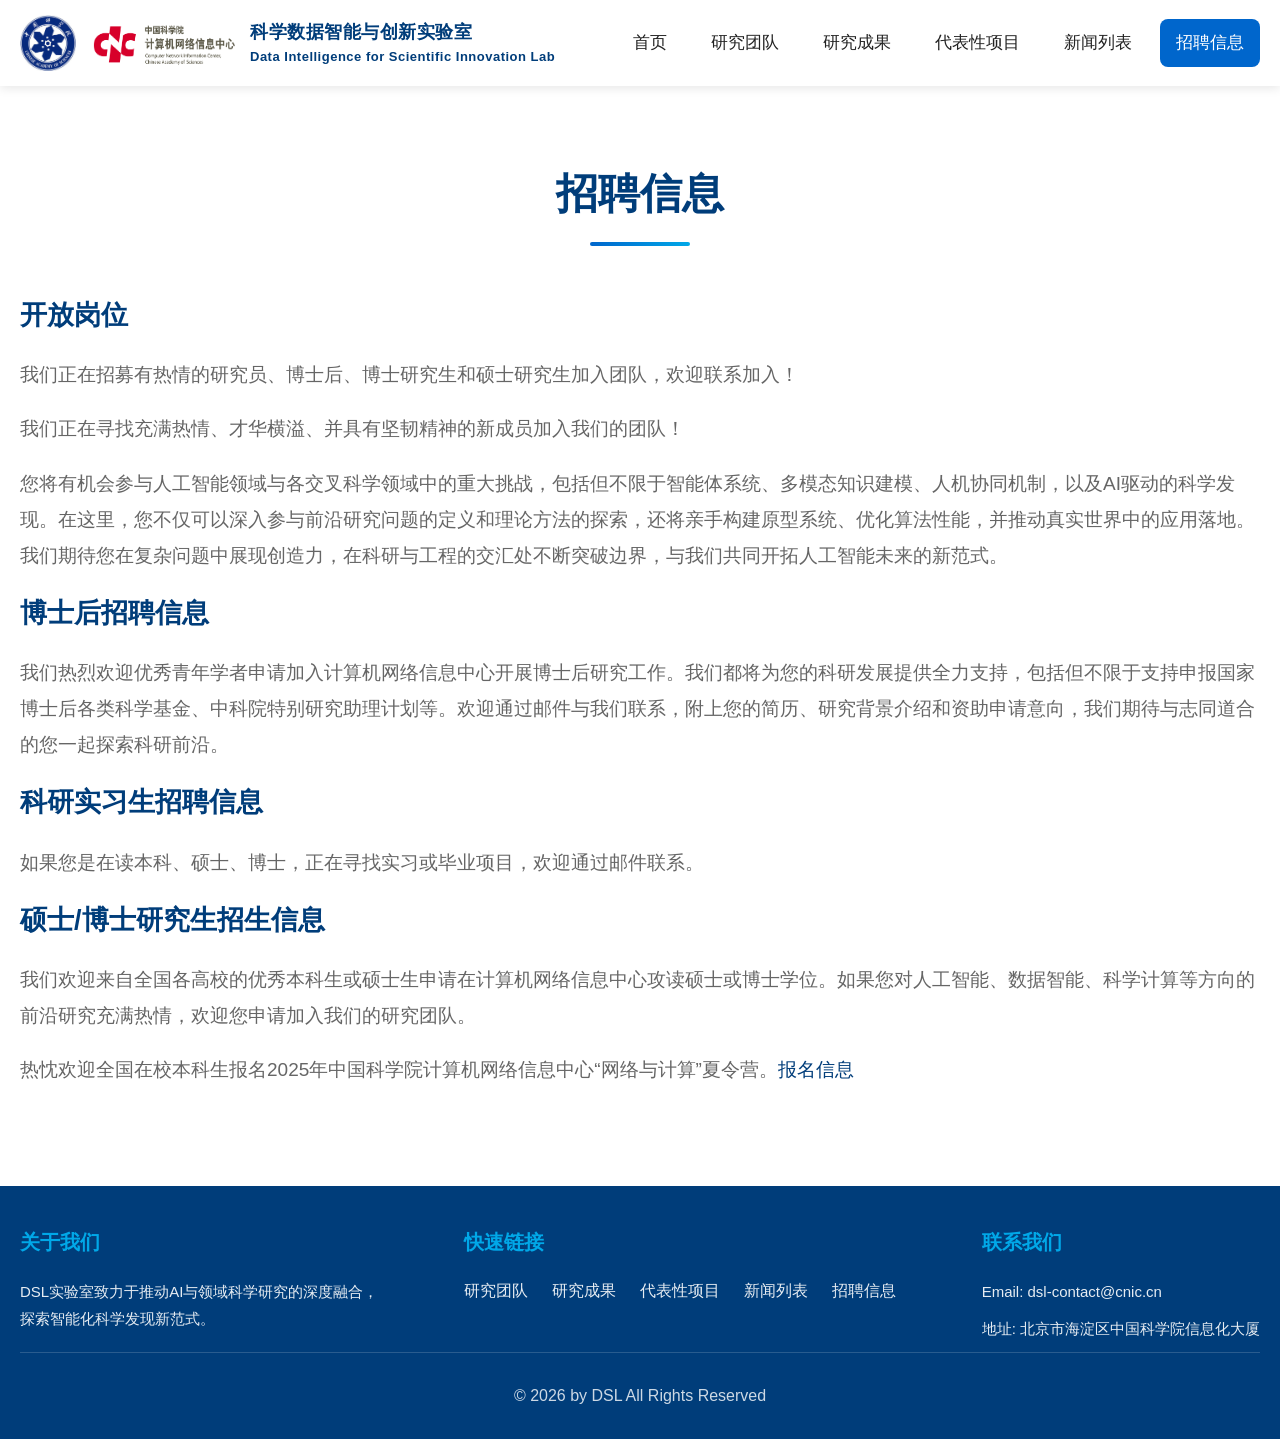
<file: jobs.html>
<!DOCTYPE html>
<html lang="zh-CN">
<head>
    <meta charset="UTF-8">
    <meta name="viewport" content="width=device-width, initial-scale=1.0">
    <title>科学数据智能与创新实验室 - 招聘信息</title>
    <link rel="stylesheet" href="styles.css?v=20260322">
</head>
<body>
    <nav class="navbar">
        <div class="container">
            <div class="nav-brand">
                <img src="CAS.jpg" alt="实验室Logo" class="logo1">
                <img src="CNIC.png" alt="实验室Logo" class="logo">
                <div class="lab-text">
                    <span class="lab-name">科学数据智能与创新实验室</span>
                    <span class="lab-name-en"><strong>Data Intelligence for Scientific Innovation Lab</strong></span>
                </div>
            </div>
            <ul class="nav-menu">
                <li><a href="index.html">首页</a></li>
                <li><a href="team.html">研究团队</a></li>
                <li><a href="achievements.html">研究成果</a></li>
                <li><a href="projects.html">代表性项目</a></li>
                <li><a href="news.html">新闻列表</a></li>
                <li><a href="jobs.html" class="active">招聘信息</a></li>
            </ul>
            <div class="nav-toggle">
                <span></span>
                <span></span>
                <span></span>
            </div>
        </div>
    </nav>

    <section class="cooperation-section cooperation-page-section" id="jobs">
        <div class="container">
            <div class="section-header">
                <h2 class="section-title">招聘信息</h2>
                <div class="title-underline"></div>
            </div>
            <div class="cooperation-content">
                <div class="cooperation-text">
                    <h3>开放岗位</h3>
                    <p>
                        我们正在招募有热情的研究员、博士后、博士研究生和硕士研究生加入团队，欢迎联系加入！
                    </p>
                    <p>
                        我们正在寻找充满热情、才华横溢、并具有坚韧精神的新成员加入我们的团队！
                    </p>
                    <p>
                        您将有机会参与人工智能领域与各交叉科学领域中的重大挑战，包括但不限于智能体系统、多模态知识建模、人机协同机制，以及AI驱动的科学发现。在这里，您不仅可以深入参与前沿研究问题的定义和理论方法的探索，还将亲手构建原型系统、优化算法性能，并推动真实世界中的应用落地。我们期待您在复杂问题中展现创造力，在科研与工程的交汇处不断突破边界，与我们共同开拓人工智能未来的新范式。
                    </p>

                    <h3>博士后招聘信息</h3>
                    <p>我们热烈欢迎优秀青年学者申请加入计算机网络信息中心开展博士后研究工作。我们都将为您的科研发展提供全力支持，包括但不限于支持申报国家博士后各类科学基金、中科院特别研究助理计划等。欢迎通过邮件与我们联系，附上您的简历、研究背景介绍和资助申请意向，我们期待与志同道合的您一起探索科研前沿。</p>

                    <h3>科研实习生招聘信息</h3>
                    <p>如果您是在读本科、硕士、博士，正在寻找实习或毕业项目，欢迎通过邮件联系。</p>

                    <h3>硕士/博士研究生招生信息</h3>
                    <p>我们欢迎来自全国各高校的优秀本科生或硕士生申请在计算机网络信息中心攻读硕士或博士学位。如果您对人工智能、数据智能、科学计算等方向的前沿研究充满热情，欢迎您申请加入我们的研究团队。</p>
                    <p>热忱欢迎全国在校本科生报名2025年中国科学院计算机网络信息中心“网络与计算”夏令营。<a href="https://cnic.cas.cn/yjsjy/zsxx/tjms/202505/t20250530_7794688.html" target="_blank" rel="noopener noreferrer" style="text-decoration: none; color: var(--secondary-color);">报名信息</a></p>
                </div>
            </div>
        </div>
    </section>

    <footer class="footer">
        <div class="container">
            <div class="footer-content">
                <div class="footer-section">
                    <h4>关于我们</h4>
                    <p>DSL实验室致力于推动AI与领域科学研究的深度融合，<br>探索智能化科学发现新范式。</p>
                </div>
                <div class="footer-section">
                    <h4>快速链接</h4>
                    <ul>
                        <li><a href="team.html">研究团队</a></li>
                        <li><a href="achievements.html">研究成果</a></li>
                        <li><a href="projects.html">代表性项目</a></li>
                        <li><a href="news.html">新闻列表</a></li>
                        <li><a href="jobs.html">招聘信息</a></li>
                    </ul>
                </div>
                <div class="footer-section">
                    <h4>联系我们</h4>
                    <p>Email: dsl-contact@cnic.cn</p>
                    <p>地址: 北京市海淀区中国科学院信息化大厦</p>
                </div>
            </div>
            <div class="footer-bottom">
                <p>&copy; 2026 by DSL All Rights Reserved</p>
            </div>
        </div>
    </footer>

    <button class="back-to-top" id="backToTop" aria-label="回到顶部" title="回到顶部">↑</button>

    <script src="script.js"></script>
</body>
</html>
</file>
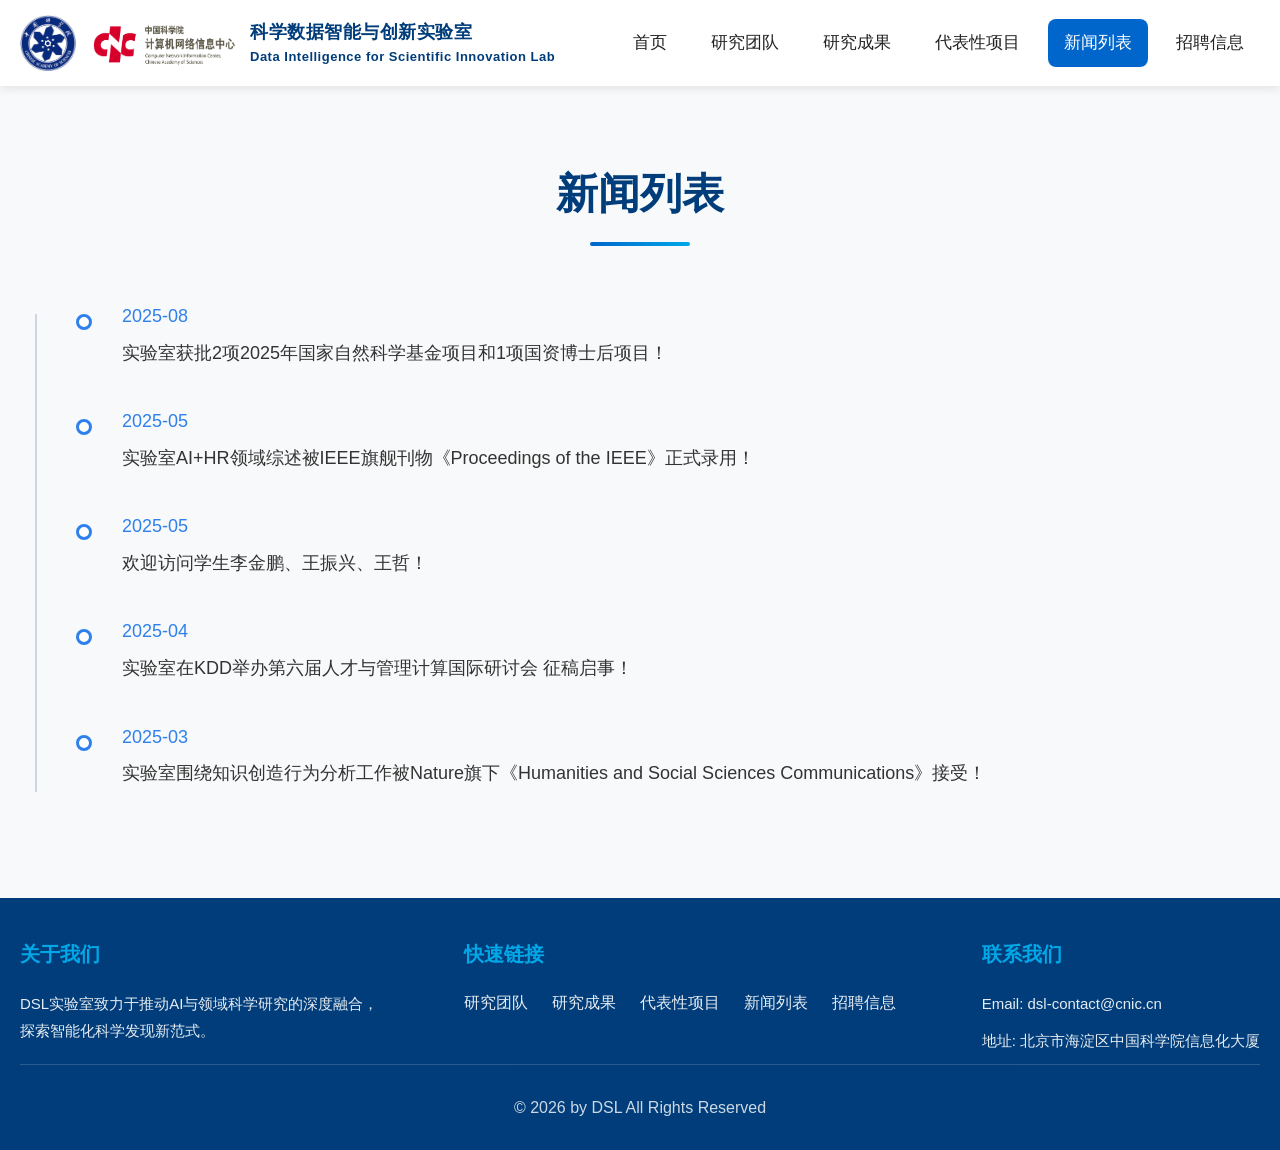
<file: news.html>
<!DOCTYPE html>
<html lang="zh-CN">
<head>
    <meta charset="UTF-8">
    <meta name="viewport" content="width=device-width, initial-scale=1.0">
    <title>科学数据智能与创新实验室 - 新闻列表</title>
    <link rel="stylesheet" href="styles.css?v=20260322">
</head>
<body>
    <nav class="navbar">
        <div class="container">
            <div class="nav-brand">
                <img src="CAS.jpg" alt="实验室Logo" class="logo1">
                <img src="CNIC.png" alt="实验室Logo" class="logo">
                <div class="lab-text">
                    <span class="lab-name">科学数据智能与创新实验室</span>
                    <span class="lab-name-en"><strong>Data Intelligence for Scientific Innovation Lab</strong></span>
                </div>
            </div>
            <ul class="nav-menu">
                <li><a href="index.html">首页</a></li>
                <li><a href="team.html">研究团队</a></li>
                <li><a href="achievements.html">研究成果</a></li>
                <li><a href="projects.html">代表性项目</a></li>
                <li><a href="news.html" class="active">新闻列表</a></li>
                <li><a href="jobs.html">招聘信息</a></li>
            </ul>
            <div class="nav-toggle">
                <span></span>
                <span></span>
                <span></span>
            </div>
        </div>
    </nav>

    <section class="news-section news-page-section" id="news">
        <div class="container">
            <div class="section-header">
                <h2 class="section-title">新闻列表</h2>
                <div class="title-underline"></div>
            </div>
            <div class="news-page-list">
                <article class="news-page-item">
                    <div class="news-page-marker" aria-hidden="true">
                        <span class="news-page-dot"></span>
                    </div>
                    <div class="news-page-body">
                        <p class="news-page-date-text">2025-08</p>
                        <h3 class="news-page-title">
                            <!-- <a href="https://www.scihorizon.cn" target="_blank" rel="noopener noreferrer">科学地平线（SciHorizon）正式上线</a> -->
                        </h3>
                        <p class="news-page-excerpt">实验室获批2项2025年国家自然科学基金项目和1项国资博士后项目！</p>
                        <!-- <a class="news-page-link" href="https://www.scihorizon.cn" target="_blank" rel="noopener noreferrer">详情</a> -->
                    </div>
                </article>
                <article class="news-page-item">
                    <div class="news-page-marker" aria-hidden="true">
                        <span class="news-page-dot"></span>
                    </div>
                    <div class="news-page-body">
                        <p class="news-page-date-text">2025-05</p>
                        <h3 class="news-page-title">
                            <!-- <a href="https://www.scidb.cn" target="_blank" rel="noopener noreferrer">科学数据银行 AI（ScienceDB.AI）正式上线</a> -->
                        </h3>
                        <p class="news-page-excerpt">实验室AI+HR领域综述被IEEE旗舰刊物《Proceedings of the IEEE》正式录用！</p>
                        <!-- <a class="news-page-link" href="https://www.scidb.cn" target="_blank" rel="noopener noreferrer">详情</a> -->
                    </div>
                </article>
                <article class="news-page-item">
                    <div class="news-page-marker" aria-hidden="true">
                        <span class="news-page-dot"></span>
                    </div>
                    <div class="news-page-body">
                        <p class="news-page-date-text">2025-05</p>
                        <h3 class="news-page-title">
                            <!-- <a href="https://www.scimatrix.cn" target="_blank" rel="noopener noreferrer">科学幻方（SciMatrix）持续建设推进</a> -->
                        </h3>
                        <p class="news-page-excerpt">欢迎访问学生李金鹏、王振兴、王哲！</p>
                        <!-- <a class="news-page-link" href="https://www.scimatrix.cn" target="_blank" rel="noopener noreferrer">详情</a> -->
                    </div>
                </article>
                <article class="news-page-item">
                    <div class="news-page-marker" aria-hidden="true">
                        <span class="news-page-dot"></span>
                    </div>
                    <div class="news-page-body">
                        <p class="news-page-date-text">2025-04</p>
                        <h3 class="news-page-title">
                            <!-- <a href="https://xcompass.findata.cn" target="_blank" rel="noopener noreferrer">XCOMPASS 面向生命科学智能检索与知识发现</a> -->
                        </h3>
                        <p class="news-page-excerpt">实验室在KDD举办第六届人才与管理计算国际研讨会 征稿启事！</p>
                        <!-- <a class="news-page-link" href="https://xcompass.findata.cn" target="_blank" rel="noopener noreferrer">详情</a> -->
                    </div>
                </article>
                <article class="news-page-item">
                    <div class="news-page-marker" aria-hidden="true">
                        <span class="news-page-dot"></span>
                    </div>
                    <div class="news-page-body">
                        <p class="news-page-date-text">2025-03</p>
                        <h3 class="news-page-title">
                            <!-- <a href="https://xcompass.findata.cn" target="_blank" rel="noopener noreferrer">XCOMPASS 面向生命科学智能检索与知识发现</a> -->
                        </h3>
                        <p class="news-page-excerpt">实验室围绕知识创造行为分析工作被Nature旗下《Humanities and Social Sciences Communications》接受！</p>
                        <!-- <a class="news-page-link" href="https://xcompass.findata.cn" target="_blank" rel="noopener noreferrer">详情</a> -->
                    </div>
                </article>
            </div>
        </div>
    </section>

    <footer class="footer">
        <div class="container">
            <div class="footer-content">
                <div class="footer-section">
                    <h4>关于我们</h4>
                    <p>DSL实验室致力于推动AI与领域科学研究的深度融合，<br>探索智能化科学发现新范式。</p>
                </div>
                <div class="footer-section">
                    <h4>快速链接</h4>
                    <ul>
                        <li><a href="team.html">研究团队</a></li>
                        <li><a href="achievements.html">研究成果</a></li>
                        <li><a href="projects.html">代表性项目</a></li>
                        <li><a href="news.html">新闻列表</a></li>
                        <li><a href="jobs.html">招聘信息</a></li>
                    </ul>
                </div>
                <div class="footer-section">
                    <h4>联系我们</h4>
                    <p>Email: dsl-contact@cnic.cn</p>
                    <p>地址: 北京市海淀区中国科学院信息化大厦</p>
                </div>
            </div>
            <div class="footer-bottom">
                <p>&copy; 2026 by DSL All Rights Reserved</p>
            </div>
        </div>
    </footer>

    <button class="back-to-top" id="backToTop" aria-label="回到顶部" title="回到顶部">↑</button>

    <script src="script.js"></script>
</body>
</html>
</file>
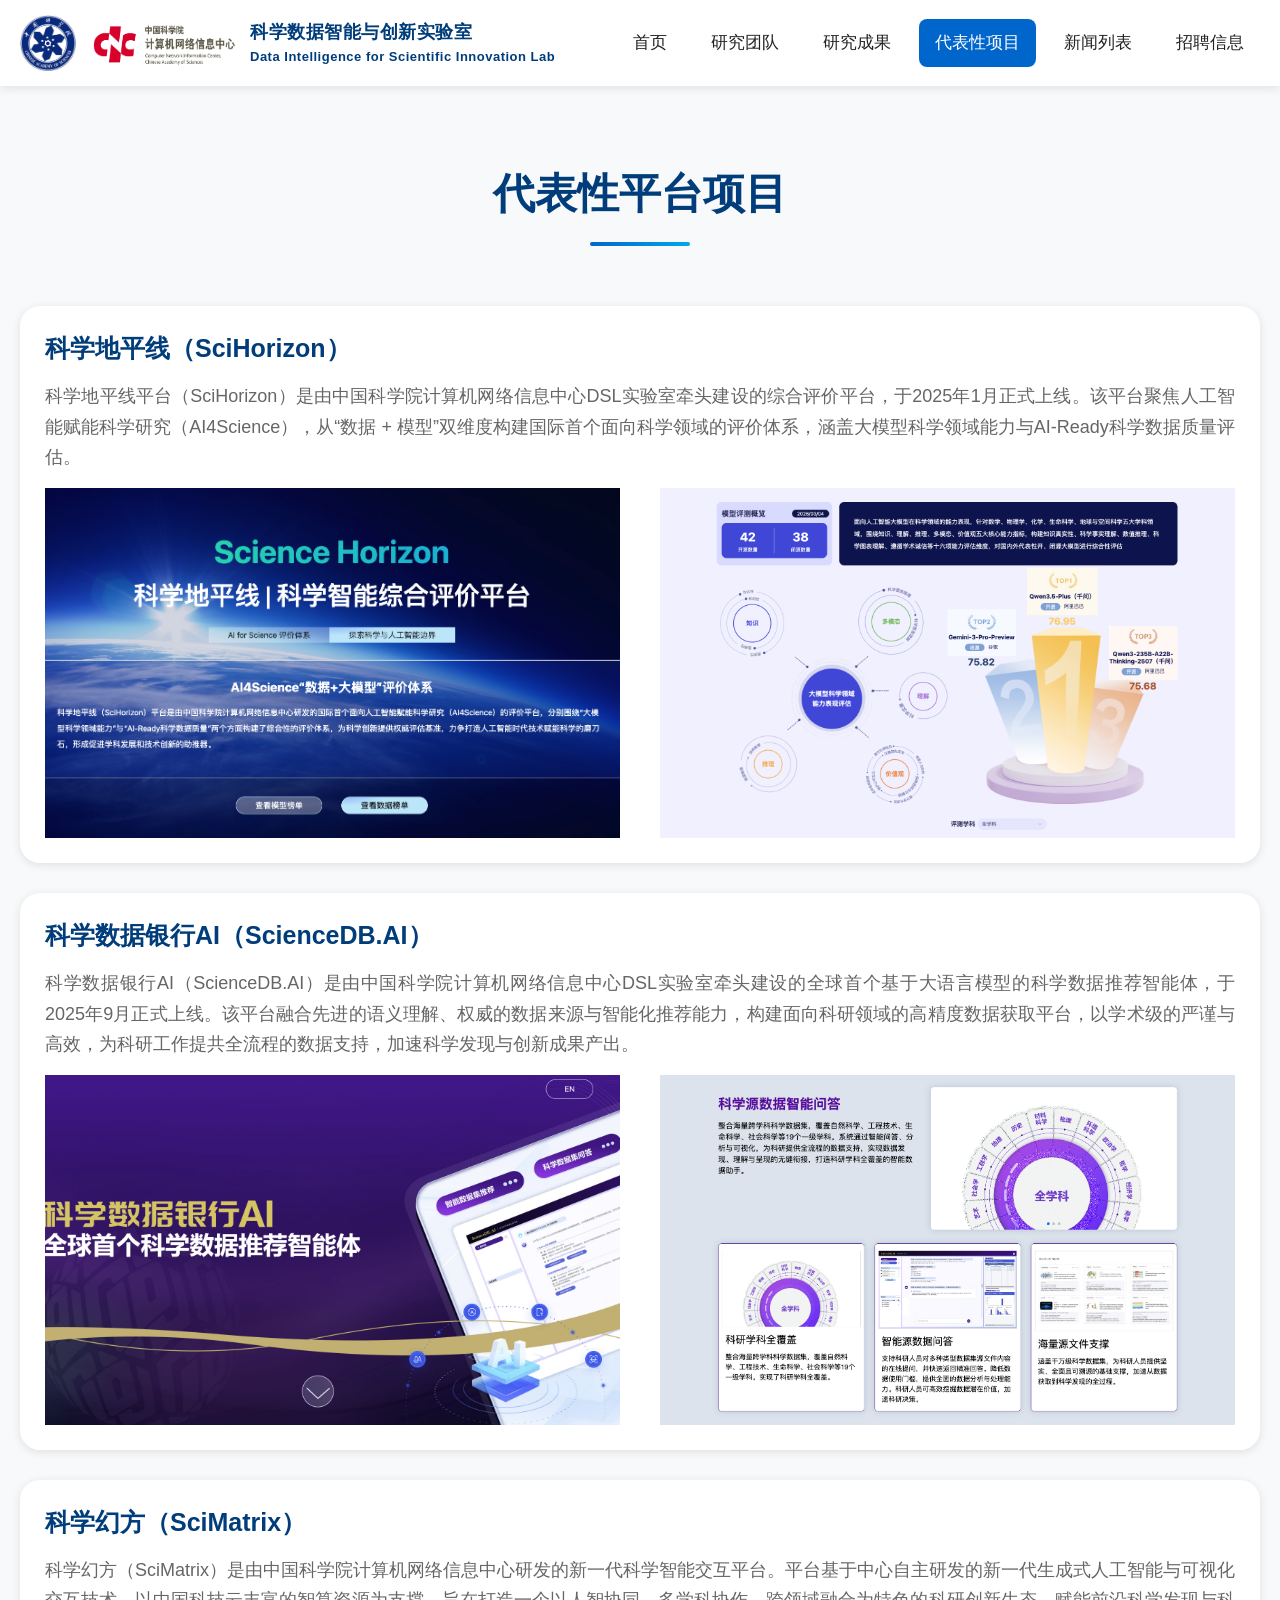
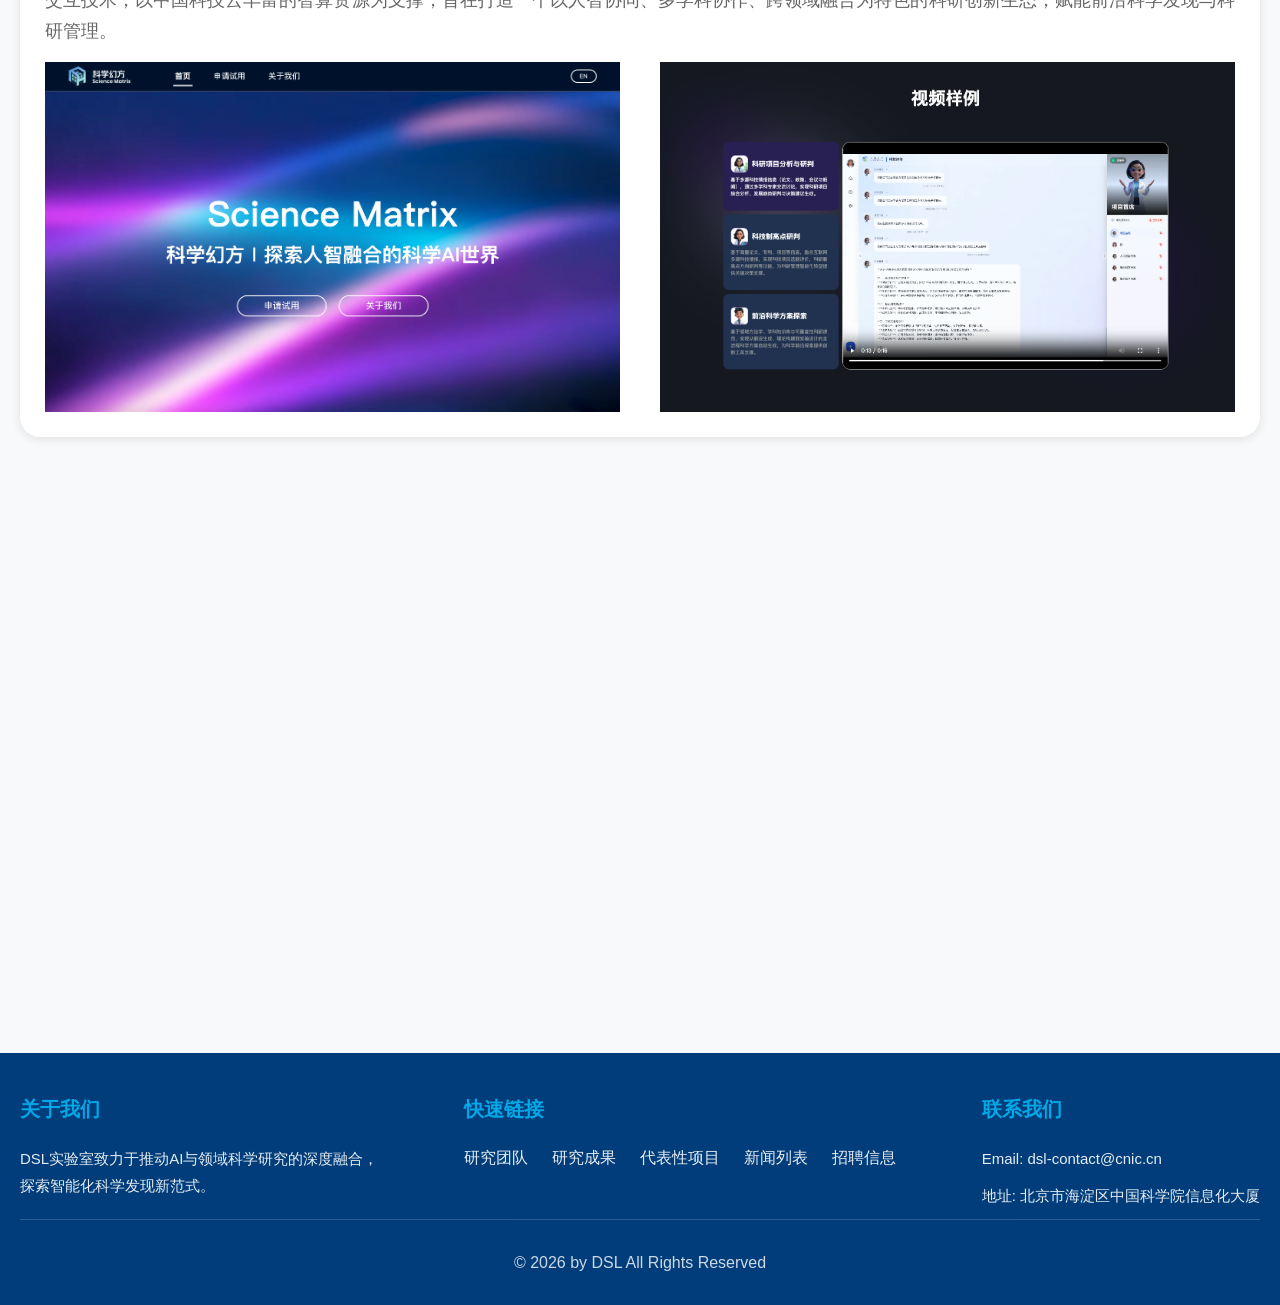
<file: projects.html>
<!DOCTYPE html>
<html lang="zh-CN">
<head>
    <meta charset="UTF-8">
    <meta name="viewport" content="width=device-width, initial-scale=1.0">
    <title>科学数据智能与创新实验室 - 代表性项目</title>
    <link rel="stylesheet" href="styles.css?v=20260322">
</head>
<body>
    <nav class="navbar">
        <div class="container">
            <div class="nav-brand">
                <img src="CAS.jpg" alt="实验室Logo" class="logo1">
                <img src="CNIC.png" alt="实验室Logo" class="logo">
                <div class="lab-text">
                    <span class="lab-name">科学数据智能与创新实验室</span>
                    <span class="lab-name-en"><strong>Data Intelligence for Scientific Innovation Lab</strong></span>
                </div>
            </div>
            <ul class="nav-menu">
                <li><a href="index.html">首页</a></li>
                <li><a href="team.html">研究团队</a></li>
                <li><a href="achievements.html">研究成果</a></li>
                <li><a href="projects.html" class="active">代表性项目</a></li>
                <li><a href="news.html">新闻列表</a></li>
                <li><a href="jobs.html">招聘信息</a></li>
            </ul>
            <div class="nav-toggle">
                <span></span>
                <span></span>
                <span></span>
            </div>
        </div>
    </nav>

    <section class="news-section projects-page-section" id="projects">
        <div class="container">
            <div class="section-header">
                <h2 class="section-title">代表性平台项目</h2>
                <div class="title-underline"></div>
            </div>
            <div class="news-grid projects-list-grid">
                <div class="news-card">
                    <div class="news-image"></div>
                    <div class="news-content">
                        <h3 class="news-title">
                            <a href="https://www.scihorizon.cn" target="_blank" rel="noopener noreferrer" style="text-decoration: none;color: var(--secondary-color);">科学地平线（SciHorizon）</a>
                        </h3>
                        <p class="news-excerpt">
                            科学地平线平台（SciHorizon）是由中国科学院计算机网络信息中心DSL实验室牵头建设的综合评价平台，于2025年1月正式上线。该平台聚焦人工智能赋能科学研究（AI4Science），从“数据 + 模型”双维度构建国际首个面向科学领域的评价体系，涵盖大模型科学领域能力与AI-Ready科学数据质量评估。
                        </p>
                        <div class="project-image-pair">
                            <img src="project_picture/SciHorizon1.png" alt="科学地平线项目图片" class="news-img1">
                            <img src="project_picture/SciHorizon2.png" alt="科学地平线项目图片示例" class="news-img1">
                        </div>
                    </div>
                </div>
                <div class="news-card">
                    <div class="news-image"></div>
                    <div class="news-content">
                        <h3 class="news-title">
                            <a href="https://www.scidb.cn" target="_blank" rel="noopener noreferrer" style="text-decoration: none;color: var(--secondary-color);">科学数据银行AI（ScienceDB.AI）</a>
                        </h3>
                        <p class="news-excerpt">
                            科学数据银行AI（ScienceDB.AI）是由中国科学院计算机网络信息中心DSL实验室牵头建设的全球首个基于大语言模型的科学数据推荐智能体，于2025年9月正式上线。该平台融合先进的语义理解、权威的数据来源与智能化推荐能力，构建面向科研领域的高精度数据获取平台，以学术级的严谨与高效，为科研工作提共全流程的数据支持，加速科学发现与创新成果产出。
                        </p>
                        <div class="project-image-pair">
                            <img src="project_picture/ScienceDBAI.png" alt="科学数据银行AI项目图片" class="news-img2">
                            <img src="project_picture/ScienceDBAI2.png" alt="科学数据银行AI项目图片示例" class="news-img2">
                        </div>
                    </div>
                </div>
                <div class="news-card">
                    <div class="news-image"></div>
                    <div class="news-content">
                        <h3 class="news-title">
                            <a href="https://www.scimatrix.cn" target="_blank" rel="noopener noreferrer" style="text-decoration: none;color: var(--secondary-color);">科学幻方（SciMatrix）</a>
                        </h3>
                        <p class="news-excerpt">
                            科学幻方（SciMatrix）是由中国科学院计算机网络信息中心研发的新一代科学智能交互平台。平台基于中心自主研发的新一代生成式人工智能与可视化交互技术，以中国科技云丰富的智算资源为支撑，旨在打造一个以人智协同、多学科协作、跨领域融合为特色的科研创新生态，赋能前沿科学发现与科研管理。
                        </p>
                        <div class="project-image-pair">
                            <img src="project_picture/SciMatrix1.png" alt="科学幻方项目图片" class="news-img2">
                            <img src="project_picture/SciMatrix2.png" alt="科学幻方项目图片示例" class="news-img2">
                        </div>
                    </div>
                </div>
                <div class="news-card">
                    <div class="news-image"></div>
                    <div class="news-content">
                        <h3 class="news-title">
                            <a href="https://xcompass.findata.cn" target="_blank" rel="noopener noreferrer" style="text-decoration: none;color: var(--secondary-color);">XCOMPASS</a>
                        </h3>
                        <p class="news-excerpt">
                            XCompass是在中国科学院“指南针联盟”框架指导下，由中国科学院计算机网络信息中心牵头联合多家单位研发的面向生命科学领域科研人员的智能检索与知识发现平台，致力于建立数智赋能的生命科学研究新范式。
                        </p>
                        <div class="project-image-pair">
                            <img src="project_picture/XCompass1.png" alt="XCOMPASS项目图片" class="news-img3">
                            <img src="project_picture/XCompass2.png" alt="XCOMPASS项目图片示例" class="news-img3">
                        </div>
                    </div>
                </div>
            </div>
        </div>
    </section>

    <footer class="footer">
        <div class="container">
            <div class="footer-content">
                <div class="footer-section">
                    <h4>关于我们</h4>
                    <p>DSL实验室致力于推动AI与领域科学研究的深度融合，<br>探索智能化科学发现新范式。</p>
                </div>
                <div class="footer-section">
                    <h4>快速链接</h4>
                    <ul>
                        <li><a href="team.html">研究团队</a></li>
                        <li><a href="achievements.html">研究成果</a></li>
                        <li><a href="projects.html">代表性项目</a></li>
                        <li><a href="news.html">新闻列表</a></li>
                        <li><a href="jobs.html">招聘信息</a></li>
                    </ul>
                </div>
                <div class="footer-section">
                    <h4>联系我们</h4>
                    <p>Email: dsl-contact@cnic.cn</p>
                    <p>地址: 北京市海淀区中国科学院信息化大厦</p>
                </div>
            </div>
            <div class="footer-bottom">
                <p>&copy; 2026 by DSL All Rights Reserved</p>
            </div>
        </div>
    </footer>

    <button class="back-to-top" id="backToTop" aria-label="回到顶部" title="回到顶部">↑</button>

    <script src="script.js"></script>
</body>
</html>
</file>
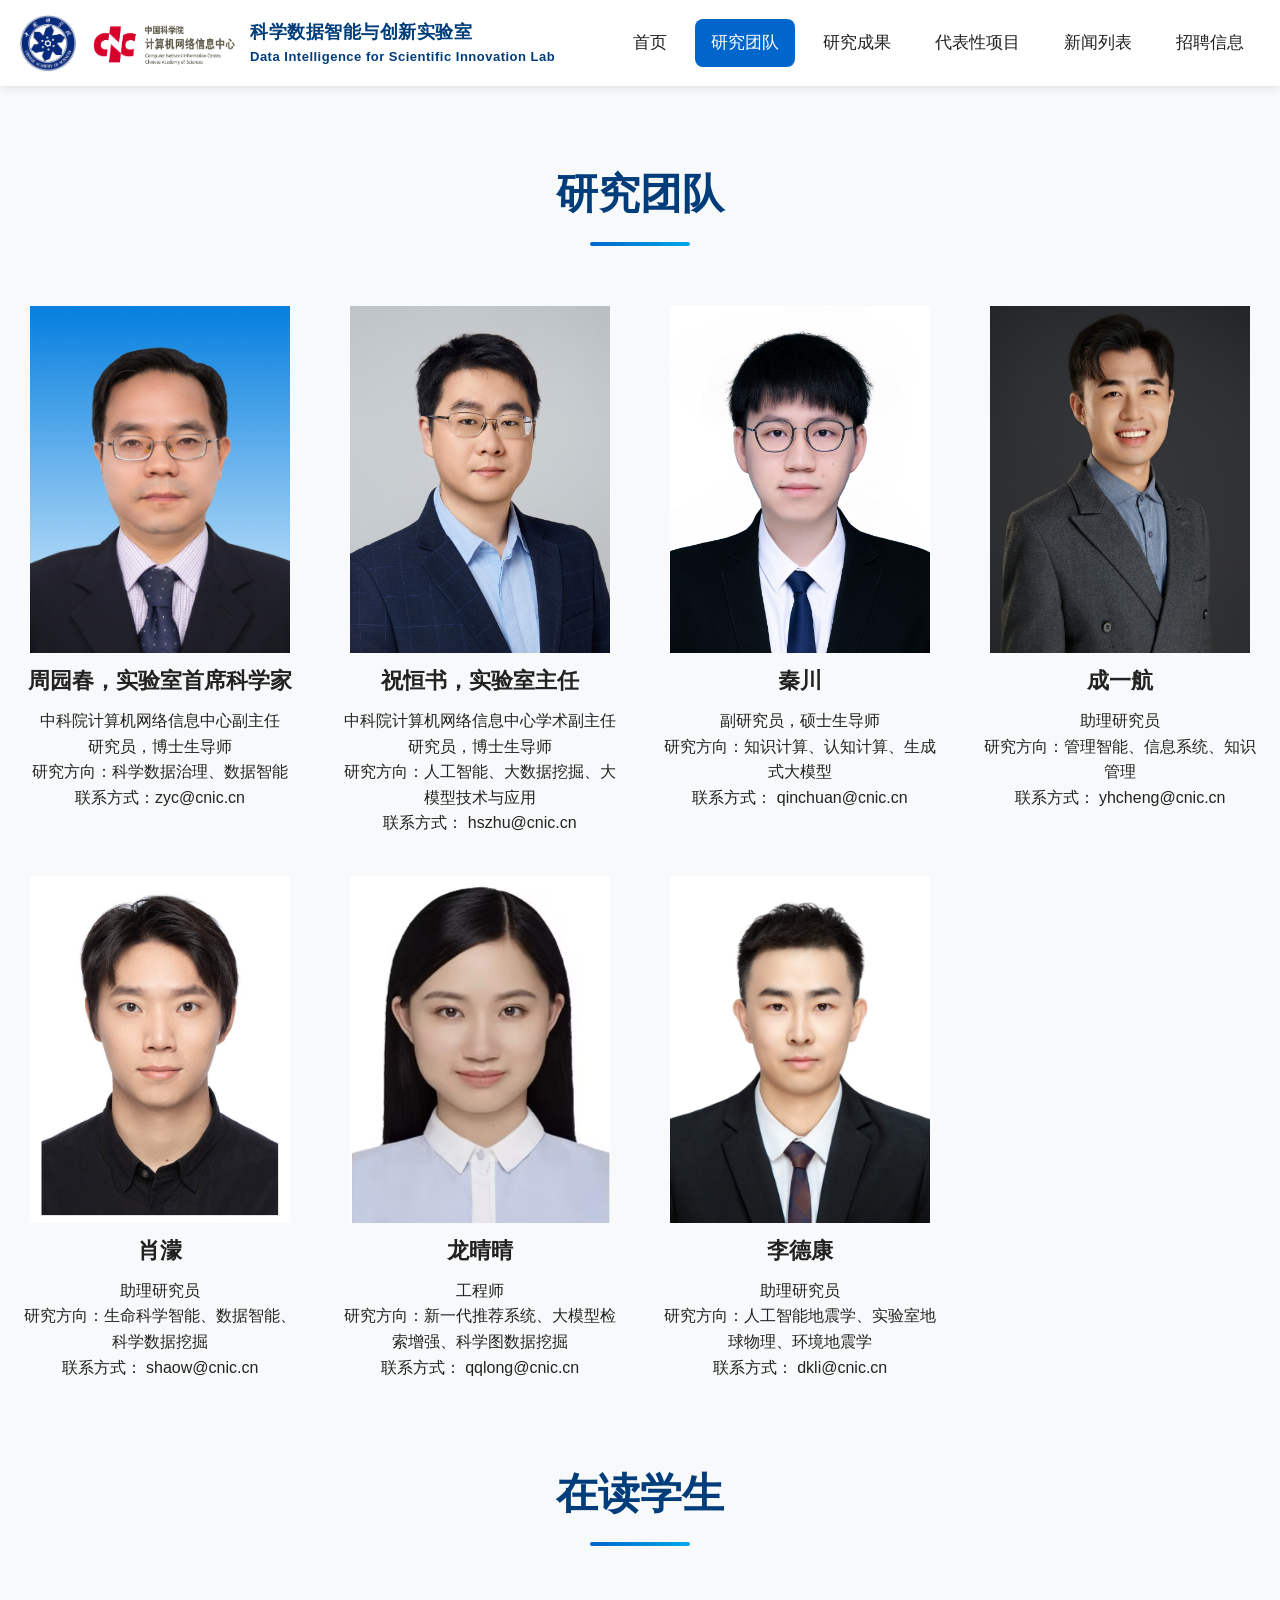
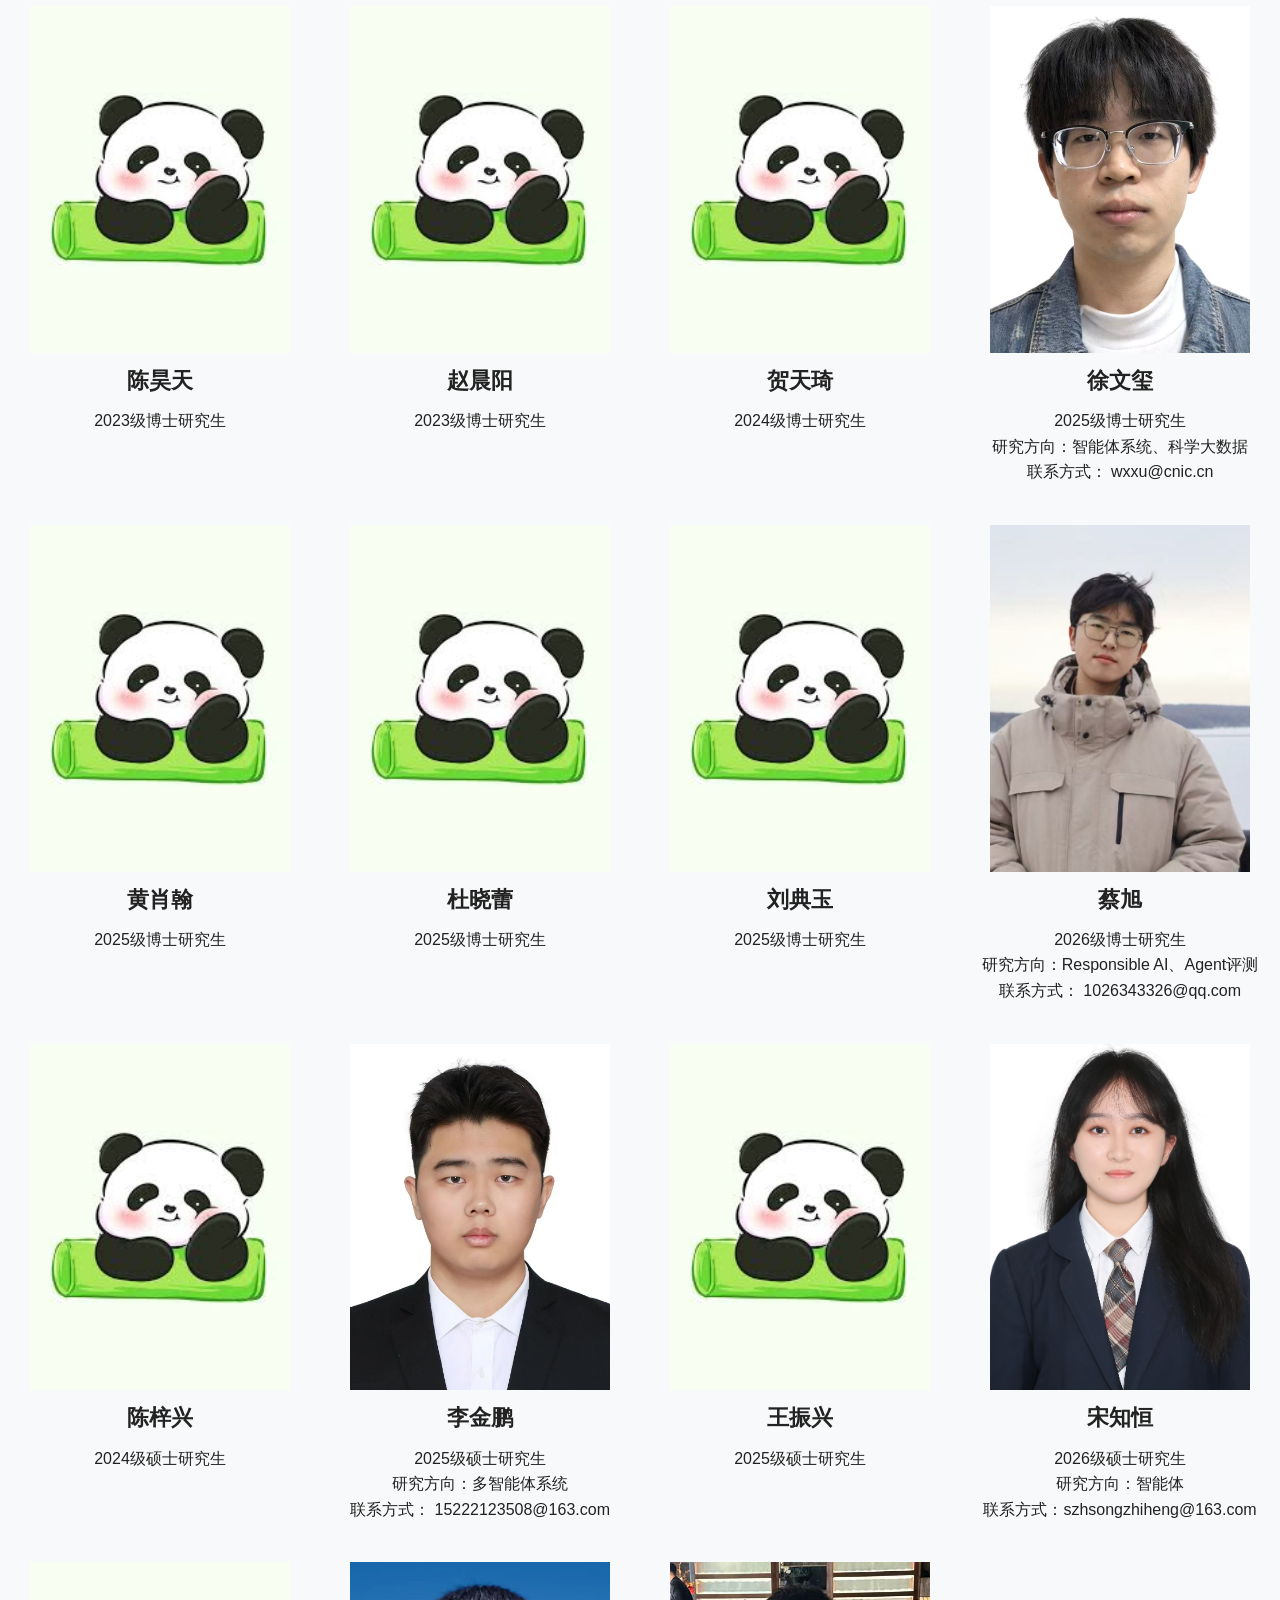
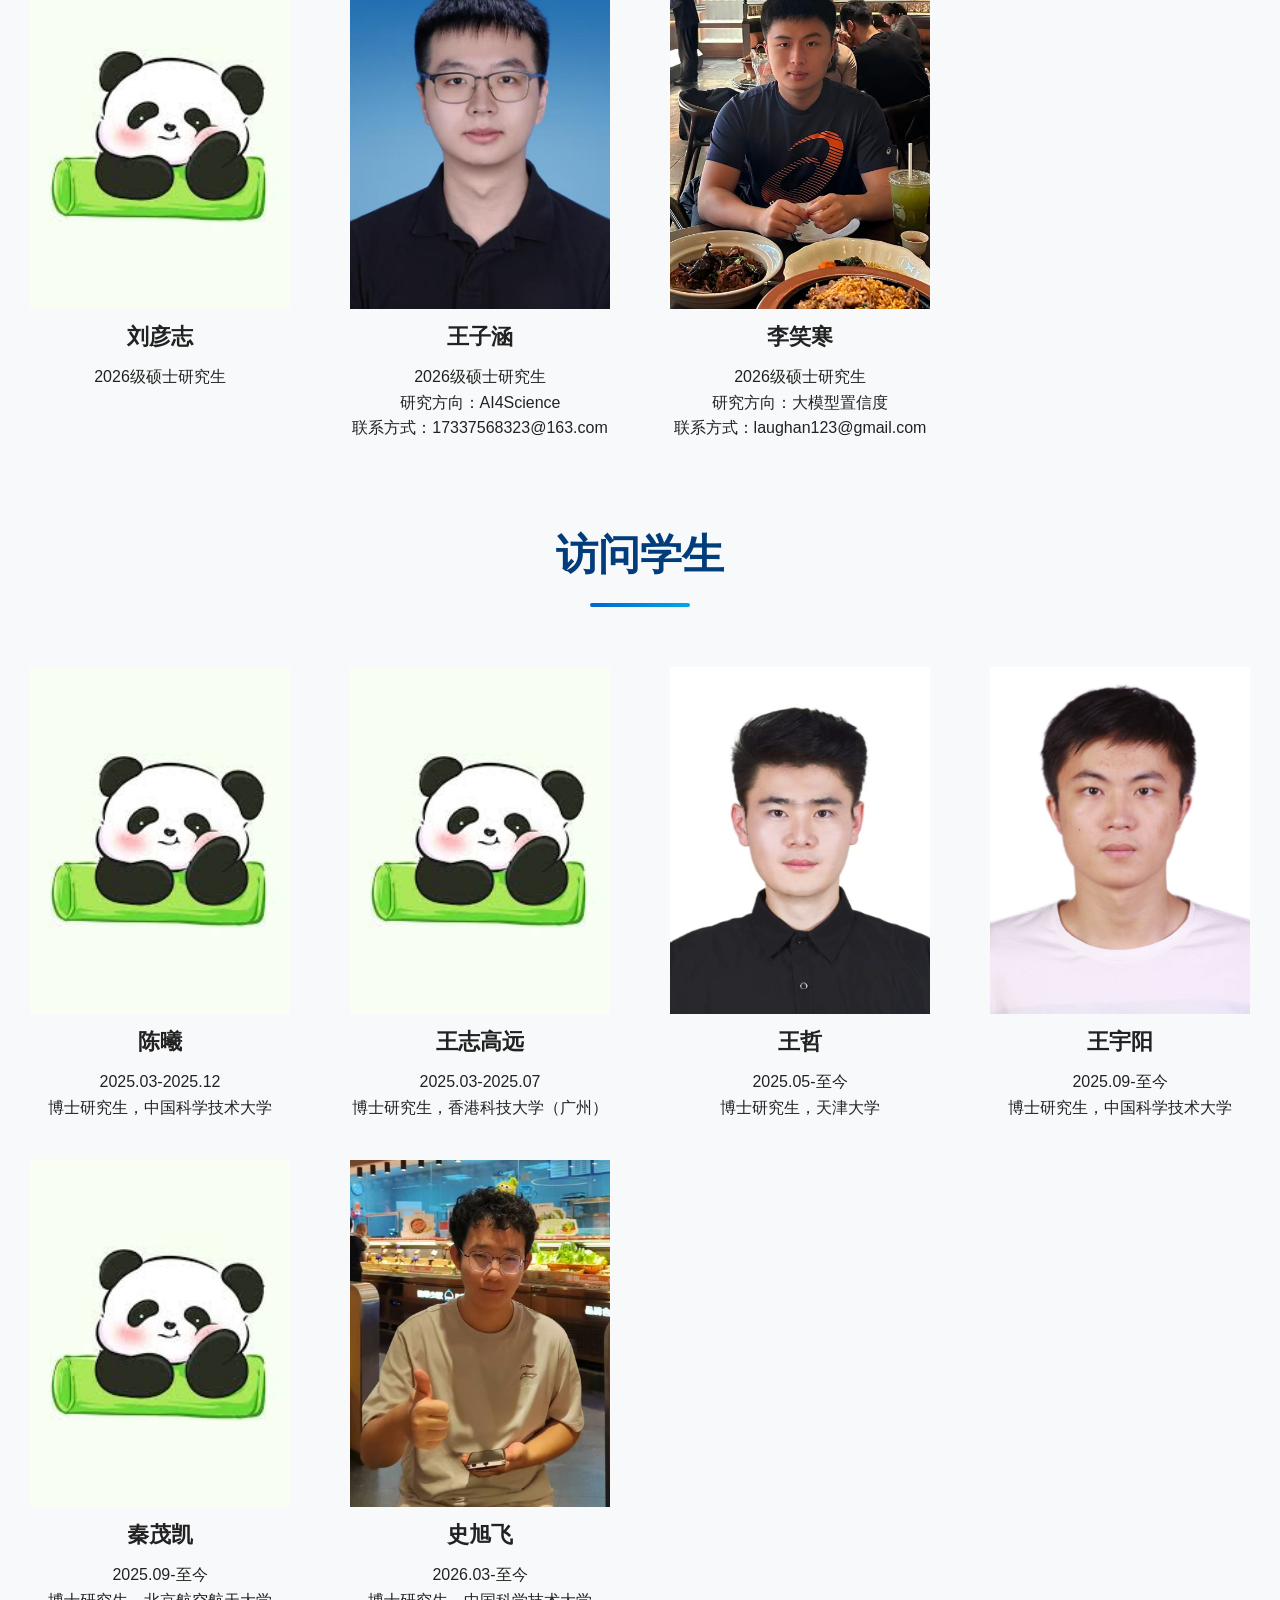
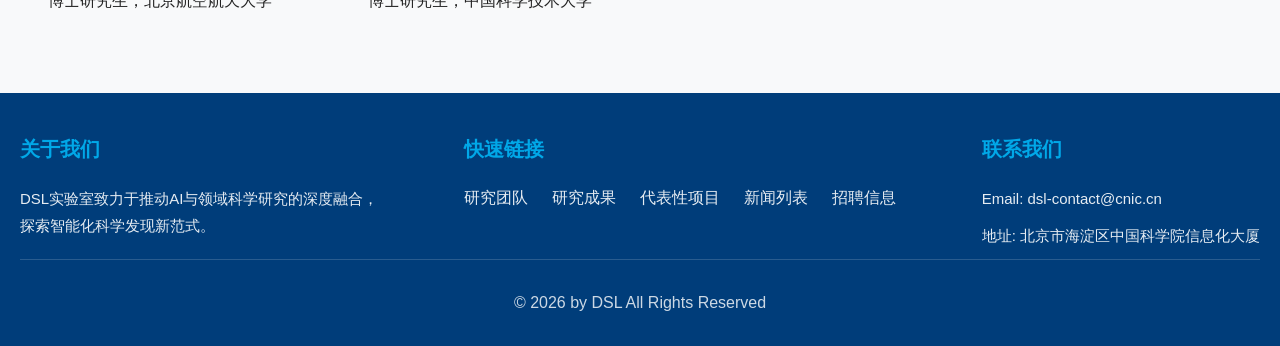
<file: team.html>
<!DOCTYPE html>
<html lang="zh-CN">
<head>
    <meta charset="UTF-8">
    <meta name="viewport" content="width=device-width, initial-scale=1.0"> 
    <title>科学数据智能与创新实验室 - 研究团队</title>
    <link rel="stylesheet" href="styles.css?v=20260322">
</head>
<body>
    <!-- 导航栏 -->
    <nav class="navbar">
        <div class="container">
            <div class="nav-brand">
                <img src="CAS.jpg" alt="实验室Logo" class="logo1">
                <img src="CNIC.png" alt="实验室Logo" class="logo">
                <div class="lab-text">
                    <span class="lab-name">科学数据智能与创新实验室</span>
                    <span class="lab-name-en"><strong>Data Intelligence for Scientific Innovation Lab</strong></span>
                </div>
            </div>
            <ul class="nav-menu">
                <li><a href="index.html">首页</a></li>
                <li><a href="team.html" class="active">研究团队</a></li>
                <li><a href="achievements.html">研究成果</a></li>
                <li><a href="projects.html">代表性项目</a></li>
                <li><a href="news.html">新闻列表</a></li>
                <li><a href="jobs.html">招聘信息</a></li>
            </ul>
            <div class="nav-toggle">
                <span></span>
                <span></span>
                <span></span>
            </div>
        </div>
    </nav>

    <section id="team" class="team-section team-page-section">
    <div class="container">
      <div class="section-header">
        <h2 class="section-title">研究团队</h2>
        <div class="title-underline"></div>
      </div>

      <div class="team-grid">
        <!-- 卡片 1 -->
        <div class="team-card">
          <img class="team-photo" src="team/Mentor/yuanchunzhou.jpg" alt="庄福振">
          <div class="team-name">周园春，实验室首席科学家</div>
          <div class="team-role">中科院计算机网络信息中心副主任</div>
          <div class="team-role">研究员，博士生导师</div>

          <div class="team-line"><span>研究方向：</span>科学数据治理、数据智能</div>
          <div class="team-line"><span>联系方式：</span>zyc@cnic.cn</div>
          
        </div>

        <!-- 卡片 2 -->
        <div class="team-card">
          <img class="team-photo" src="team/Mentor/hengshuzhu.jpg" alt="王德庆">
          <div class="team-name">祝恒书，实验室主任</div>
          <div class="team-role">中科院计算机网络信息中心学术副主任</div>
          <div class="team-role">研究员，博士生导师</div>

          <div class="team-line"><span>研究方向：</span>人工智能、大数据挖掘、大模型技术与应用</div>
          <div class="team-line"><span>联系方式：</span> hszhu@cnic.cn</div>
        </div>

        <!-- 卡片 3 -->
        <div class="team-card">
          <img class="team-photo" src="team/Mentor/chuanqin.jpg" alt="李爽">
          <div class="team-name">秦川</div>
          <div class="team-role">副研究员，硕士生导师</div>

          <div class="team-line"><span>研究方向：</span>知识计算、认知计算、生成式大模型</div>
          <div class="team-line"><span>联系方式：</span> qinchuan@cnic.cn</div>
        </div>

        <!-- 卡片 4 -->
        <div class="team-card">
          <img class="team-photo" src="team/Mentor/yihangcheng.jpg" alt="班义理">
          <div class="team-name">成一航</div>
          <div class="team-role">助理研究员</div>

          <div class="team-line"><span>研究方向：</span>管理智能、信息系统、知识管理</div>
          <div class="team-line"><span>联系方式：</span> yhcheng@cnic.cn</div>
        </div>


        <div class="team-card">
          <img class="team-photo" src="team/Mentor/mengxiao.jpeg" alt="班义理">
          <div class="team-name">肖濛</div>
          <div class="team-role">助理研究员</div>

          <div class="team-line"><span>研究方向：</span>生命科学智能、数据智能、科学数据挖掘</div>
          <div class="team-line"><span>联系方式：</span> shaow@cnic.cn</div>
        </div>

        <div class="team-card">
          <img class="team-photo" src="team/Mentor/qingqinglong.jpg" alt="班义理">
          <div class="team-name">龙晴晴</div>
          <div class="team-role">工程师</div>

          <div class="team-line"><span>研究方向：</span>新一代推荐系统、大模型检索增强、科学图数据挖掘</div>
          <div class="team-line"><span>联系方式：</span> qqlong@cnic.cn</div>
        </div>


        <div class="team-card">
          <img class="team-photo" src="team/Mentor/dekangli.jpg" alt="班义理">
          <div class="team-name">李德康</div>
          <div class="team-role">助理研究员</div>

          <div class="team-line"><span>研究方向：</span>人工智能地震学、实验室地球物理、环境地震学</div>
          <div class="team-line"><span>联系方式：</span> dkli@cnic.cn</div>
        </div>
      </div>
    
    <!-- <div class="container"></div> -->
      <div class="section-header team-subsection-header">
        <h2 class="section-title">在读学生</h2>
        <div class="title-underline"></div>
      </div>
      <div class="team-grid">
        <div class="team-card">
          <img class="team-photo" src="team/Student/images.jpeg" alt="班义理">
          <div class="team-name">陈昊天</div>
          <div class="team-role">2023级博士研究生</div>

          <!-- <div class="team-line"><span>研究方向：</span>人工智能地震学、实验室地球物理、环境地震学</div>
          <div class="team-line"><span>联系方式：</span> dkli@cnic.cn</div> -->
        </div>

        <div class="team-card">
          <img class="team-photo" src="team/Student/images.jpeg" alt="班义理">
          <div class="team-name">赵晨阳</div>
          <div class="team-role">2023级博士研究生</div>

          <!-- <div class="team-line"><span>研究方向：</span>人工智能地震学、实验室地球物理、环境地震学</div>
          <div class="team-line"><span>联系方式：</span> dkli@cnic.cn</div> -->
        </div>

        <div class="team-card">
          <img class="team-photo" src="team/Student/images.jpeg" alt="班义理">
          <div class="team-name">贺天琦</div>
          <div class="team-role">2024级博士研究生</div>

          <!-- <div class="team-line"><span>研究方向：</span>人工智能地震学、实验室地球物理、环境地震学</div>
          <div class="team-line"><span>联系方式：</span> dkli@cnic.cn</div> -->
        </div>

        <div class="team-card">
          <img class="team-photo" src="team/Student/徐文玺.jpg" alt="班义理">
          <div class="team-name">徐文玺</div>
          <div class="team-role">2025级博士研究生</div>

          <div class="team-line"><span>研究方向：</span>智能体系统、科学大数据</div>
          <div class="team-line"><span>联系方式：</span> wxxu@cnic.cn</div>
        </div>
        
        <div class="team-card">
          <img class="team-photo" src="team/Student/images.jpeg" alt="班义理">
          <div class="team-name">黄肖翰</div>
          <div class="team-role">2025级博士研究生</div>

          <!-- <div class="team-line"><span>研究方向：</span>人工智能地震学、实验室地球物理、环境地震学</div>
          <div class="team-line"><span>联系方式：</span> dkli@cnic.cn</div> -->
        </div>


        <div class="team-card">
          <img class="team-photo" src="team/Student/images.jpeg" alt="班义理">
          <div class="team-name">杜晓蕾</div>
          <div class="team-role">2025级博士研究生</div>

          <!-- <div class="team-line"><span>研究方向：</span>人工智能地震学、实验室地球物理、环境地震学</div>
          <div class="team-line"><span>联系方式：</span> dkli@cnic.cn</div> -->
        </div>


        <div class="team-card">
          <img class="team-photo" src="team/Student/images.jpeg" alt="班义理">
          <div class="team-name">刘典玉</div>
          <div class="team-role">2025级博士研究生</div>

          <!-- <div class="team-line"><span>研究方向：</span>人工智能地震学、实验室地球物理、环境地震学</div>
          <div class="team-line"><span>联系方式：</span> dkli@cnic.cn</div> -->
        </div>

        <div class="team-card">
          <img class="team-photo" src="team/Student/蔡旭.jpg" alt="班义理">
          <div class="team-name">蔡旭</div>
          <div class="team-role">2026级博士研究生</div>

          <div class="team-line"><span>研究方向：</span>Responsible AI、Agent评测</div>
          <div class="team-line"><span>联系方式：</span> 1026343326@qq.com</div>
        </div>

        <div class="team-card">
          <img class="team-photo" src="team/Student/images.jpeg" alt="班义理">
          <div class="team-name">陈梓兴</div>
          <div class="team-role">2024级硕士研究生</div>

          <!-- <div class="team-line"><span>研究方向：</span>人工智能地震学、实验室地球物理、环境地震学</div>
          <div class="team-line"><span>联系方式：</span> dkli@cnic.cn</div> -->
        </div>

        <div class="team-card">
          <img class="team-photo" src="team/Student/李金鹏.jpg" alt="班义理">
          <div class="team-name">李金鹏</div>
          <div class="team-role">2025级硕士研究生</div>

          <div class="team-line"><span>研究方向：</span>多智能体系统</div>
          <div class="team-line"><span>联系方式：</span> 15222123508@163.com</div>
        </div>

        <div class="team-card">
          <img class="team-photo" src="team/Student/images.jpeg" alt="班义理">
          <div class="team-name">王振兴</div>
          <div class="team-role">2025级硕士研究生</div>

          <!-- <div class="team-line"><span>研究方向：</span>人工智能地震学、实验室地球物理、环境地震学</div>
          <div class="team-line"><span>联系方式：</span> dkli@cnic.cn</div> -->
        </div>


        <div class="team-card">
          <img class="team-photo" src="team/Student/宋知恒.jpg" alt="班义理">
          <div class="team-name">宋知恒</div>
          <div class="team-role">2026级硕士研究生</div>

          <div class="team-line"><span>研究方向：</span>智能体</div>
          <div class="team-line"><span>联系方式：</span>szhsongzhiheng@163.com</div>
        </div>


        <div class="team-card">
          <img class="team-photo" src="team/Student/images.jpeg" alt="班义理">
          <div class="team-name">刘彦志</div>
          <div class="team-role">2026级硕士研究生</div>

          <!-- <div class="team-line"><span>研究方向：</span>人工智能地震学、实验室地球物理、环境地震学</div>
          <div class="team-line"><span>联系方式：</span> dkli@cnic.cn</div> -->
        </div>

        <div class="team-card">
          <img class="team-photo" src="team/Student/王子涵.jpg" alt="班义理">
          <div class="team-name">王子涵</div>
          <div class="team-role">2026级硕士研究生</div>

          <div class="team-line"><span>研究方向：</span>AI4Science</div>
          <div class="team-line"><span>联系方式：</span>17337568323@163.com</div>
        </div>

        <div class="team-card">
          <img class="team-photo" src="team/Student/李笑寒.jpg" alt="班义理">
          <div class="team-name">李笑寒</div>
          <div class="team-role">2026级硕士研究生</div>

          <div class="team-line"><span>研究方向：</span>大模型置信度</div>
          <div class="team-line"><span>联系方式：</span>laughan123@gmail.com</div>
        </div>
      </div>

      <div class="section-header team-subsection-header">
        <h2 class="section-title">访问学生</h2>
        <div class="title-underline"></div>
      </div>
      <div class="team-grid">
        <div class="team-card">
          <img class="team-photo" src="team/Student/images.jpeg" alt="班义理">
          <div class="team-name">陈曦</div>
          <div class="team-role">2025.03-2025.12</div>
          <div class="team-role">博士研究生，中国科学技术大学</div>

          <!-- <div class="team-line"><span>研究方向：</span>人工智能地震学、实验室地球物理、环境地震学</div>
          <div class="team-line"><span>联系方式：</span> dkli@cnic.cn</div> -->
        </div>

        <div class="team-card">
          <img class="team-photo" src="team/Student/images.jpeg" alt="班义理">
          <div class="team-name">王志高远</div>
          <div class="team-role">2025.03-2025.07</div>
          <div class="team-role">博士研究生，香港科技大学（广州）</div>

          <!-- <div class="team-line"><span>研究方向：</span>人工智能地震学、实验室地球物理、环境地震学</div>
          <div class="team-line"><span>联系方式：</span> dkli@cnic.cn</div> -->
        </div>

        <div class="team-card">
          <img class="team-photo" src="team/Student/王哲.jpg" alt="班义理">
          <div class="team-name">王哲</div>
          <div class="team-role">2025.05-至今</div>
          <div class="team-role">博士研究生，天津大学</div>

          <!-- <div class="team-line"><span>研究方向：</span>人工智能地震学、实验室地球物理、环境地震学</div>
          <div class="team-line"><span>联系方式：</span> dkli@cnic.cn</div> -->
        </div>

        <div class="team-card">
          <img class="team-photo" src="team/Student/王宇阳.jpg" alt="班义理">
          <div class="team-name">王宇阳</div>
          <div class="team-role">2025.09-至今</div>
          <div class="team-role">博士研究生，中国科学技术大学</div>

          <!-- <div class="team-line"><span>研究方向：</span>人工智能地震学、实验室地球物理、环境地震学</div>
          <div class="team-line"><span>联系方式：</span> dkli@cnic.cn</div> -->
        </div>

        <div class="team-card">
          <img class="team-photo" src="team/Student/images.jpeg" alt="班义理">
          <div class="team-name">秦茂凯</div>
          <div class="team-role">2025.09-至今</div>
          <div class="team-role">博士研究生，北京航空航天大学</div>

          <!-- <div class="team-line"><span>研究方向：</span>人工智能地震学、实验室地球物理、环境地震学</div>
          <div class="team-line"><span>联系方式：</span> dkli@cnic.cn</div> -->
        </div>
        
        <div class="team-card">
          <img class="team-photo" src="team/Student/史旭飞.jpg" alt="班义理">
          <div class="team-name">史旭飞</div>
          <div class="team-role">2026.03-至今</div>
          <div class="team-role">博士研究生，中国科学技术大学</div>

          <!-- <div class="team-line"><span>研究方向：</span>人工智能地震学、实验室地球物理、环境地震学</div>
          <div class="team-line"><span>联系方式：</span> dkli@cnic.cn</div> -->
        </div>
      </div>
    </div>
  </section>


<!-- 页脚 -->
    <footer class="footer">
        <div class="container">
            <div class="footer-content">
                <div class="footer-section">
                    <h4>关于我们</h4>
                    <p>DSL实验室致力于推动AI与领域科学研究的深度融合，<br>探索智能化科学发现新范式。</p>
                </div>
                <div class="footer-section"> 
                    <h4>快速链接</h4>
                    <ul>
                        <li><a href="team.html">研究团队</a></li>
                        <li><a href="achievements.html">研究成果</a></li>
                        <li><a href="projects.html">代表性项目</a></li>
                        <li><a href="news.html">新闻列表</a></li>
                        <li><a href="jobs.html">招聘信息</a></li>
                    </ul>
                </div>
                <div class="footer-section">
                    <h4>联系我们</h4>
                    <p>Email: dsl-contact@cnic.cn</p>
                    <!-- <p>📞 电话: +86-010-12345678</p> -->
                    <p>地址: 北京市海淀区中国科学院信息化大厦</p>
                </div>
                <!-- <div class="footer-section">
                    <h4>关注我们</h4>
                    <div class="social-links">
                        <a href="#" class="social-icon">微信</a>
                        <a href="#" class="social-icon">微博</a>
                        <a href="#" class="social-icon">Twitter</a>
                        <a href="#" class="social-icon">GitHub</a>
                    </div>
                </div> -->
            </div>
            <div class="footer-bottom">
                <p>&copy; 2026 by DSL All Rights Reserved</p>
            </div>
        </div>
    </footer>

    <!-- 回到顶部按钮 -->
    <button class="back-to-top" id="backToTop" aria-label="回到顶部" title="回到顶部">↑</button>
    <!-- </section> -->
    <script src="achievement_script.js"></script>
</body>
</html>
</file>
<file: styles.css>
/* 全局样式 */
* {
    margin: 0;
    padding: 0;
    box-sizing: border-box;
}

:root {
    --primary-color: #0066cc;
    --secondary-color: #003d7a;
    --accent-color: #00a8e8;
    --text-dark: #222;
    --text-light: #666;
    --bg-light: #f8f9fa;
    --bg-white: #ffffff;
    --border-color: #e0e0e0;
    --shadow: 0 2px 10px rgba(0, 0, 0, 0.1);
    --shadow-hover: 0 4px 20px rgba(0, 0, 0, 0.15);
}

html {
    scroll-behavior: smooth;
}

body {
    font-family: -apple-system, BlinkMacSystemFont, "Segoe UI", "Roboto", "Helvetica Neue", Arial, "Noto Sans", sans-serif, "Apple Color Emoji", "Segoe UI Emoji", "Segoe UI Symbol", "Noto Color Emoji";
    line-height: 1.6;
    color: var(--text-dark);
    background-color: var(--bg-white);
}

.container {
    max-width: 1400px;
    margin: 0 auto;
    padding: 0 20px;
}

/* 导航栏 */
.navbar {
    position: fixed;
    top: 0;
    left: 0;
    right: 0;
    background: rgba(255, 255, 255, 0.98);
    backdrop-filter: blur(10px);
    box-shadow: var(--shadow);
    z-index: 1000;
    transition: all 0.3s ease;
}

.navbar .container {
    display: flex;
    justify-content: space-between;
    align-items: center;
    gap: 18px;
    padding: 15px 20px;
}

.nav-brand {
    display: flex;
    align-items: center;
    gap: 12px;
}

.lab-text {
    display: flex;
    flex-direction: column;
}

.lab-name-en {
    font-size: 14px;
    color: #003d7a;
    letter-spacing: 0.5px;
}

.logo1 {
    width: 65px;
    height: 65px;
    /* background: linear-gradient(135deg, var(--primary-color), var(--accent-color)); */
    border-radius: 12px;
}

.logo {
    width: 180px;
    height: 60px;
    /* background: linear-gradient(135deg, var(--primary-color), var(--accent-color)); */
    border-radius: 12px;
}

.lab-name {
    font-size: 20px;
    font-weight: 700;
    color: var(--secondary-color);
    letter-spacing: 0.5px;
}

.nav-menu {
    display: flex;
    list-style: none;
    flex: 1 1 auto;
    justify-content: flex-end;
    flex-wrap: wrap;
    column-gap: 12px;
    row-gap: 10px;
}

.nav-menu li a {
    display: block;
    padding: 11px 19px;
    color: var(--text-dark);
    text-decoration: none;
    font-weight: 500;
    font-size: 19px;
    border-radius: 8px;
    transition: all 0.3s ease;
}

.nav-menu li a:hover,
.nav-menu li a.active {
    background: var(--primary-color);
    color: white;
}

.nav-toggle {
    display: none;
    flex-direction: column;
    gap: 5px;
    cursor: pointer;
}

.nav-toggle span {
    width: 25px;
    height: 3px;
    background: var(--primary-color);
    border-radius: 3px;
    transition: all 0.3s ease;
}

@media (max-width: 1280px) {
    .navbar .container {
        gap: 14px;
    }

    .logo1 {
        width: 56px;
        height: 56px;
    }

    .logo {
        width: 150px;
        height: 52px;
    }

    .lab-name {
        font-size: 18px;
    }

    .lab-name-en {
        font-size: 13px;
    }

    .nav-menu li a {
        padding: 10px 16px;
        font-size: 17px;
    }
}

/* 响应式导航 */
@media (max-width: 768px) {
    .nav-menu {
        position: absolute;
        top: 80px;
        left: 0;
        right: 0;
        flex-direction: column;
        justify-content: flex-start;
        background: white;
        box-shadow: var(--shadow);
        padding: 20px;
        display: none;
    }

    .nav-menu.active {
        display: flex;
    }

    .nav-toggle {
        display: flex;
    }

    .news-page-item {
        grid-template-columns: 22px 1fr;
        gap: 14px;
    }

    .news-page-list {
        padding-left: 22px;
    }

    .news-page-list::before {
        left: 8px;
    }

    .news-page-dot {
        width: 16px;
        height: 16px;
        border-width: 3px;
    }

    .news-page-date-text {
        font-size: 18px;
    }

    .news-page-title {
        font-size: 22px;
    }

    .news-page-excerpt {
        font-size: 16px;
    }

    .projects-page-section .project-image-pair {
        grid-template-columns: 1fr;
        gap: 14px;
    }
}

/* 横幅轮播 */
.hero-section {
    position: relative;
    height: 600px;
    margin-top: 80px;
    overflow: hidden;
}

.hero-slider {
    position: relative;
    height: 100%;
}

.hero-slide {
    position: absolute;
    top: 0;
    left: 0;
    width: 100%;
    height: 100%;
    opacity: 0;
    transition: opacity 1s ease-in-out;
    /* background-image: url("building.png"); */
    background: linear-gradient(135deg, #667eea 0%, #764ba2 100%);
}

.hero-slide:nth-child(1) {
    background: linear-gradient(135deg, #0066cc 0%, #003d7a 100%);
}

.hero-slide:nth-child(2) {
    background: linear-gradient(135deg, #00a8e8 0%, #0066cc 100%);
}

.hero-slide:nth-child(3) {
    background: linear-gradient(135deg, #667eea 0%, #764ba2 100%);
}

.hero-slide.active {
    opacity: 1;
    z-index: 1;
    /* background-image: url("building.png");
    background-size: cover;
    background-position: center;
    background-repeat: no-repeat; */
}

.hero-overlay {
    position: absolute;
    top: 0;
    left: 0;
    width: 100%;
    height: 100%;
    background: rgba(0, 0, 0, 0.3);
}

.hero-content {
    position: relative;
    z-index: 2;
    height: 100%;
    display: flex;
    flex-direction: column;
    justify-content: center;
    align-items: center;
    text-align: center;
    color: white;
    padding: 0 20px;
}

.hero-title {
    font-size: 56px;
    font-weight: 700;
    margin-bottom: 20px;
    text-shadow: 2px 2px 10px rgba(0, 0, 0, 0.3);
}

.hero-subtitle {
    font-size: 22px;
    margin-bottom: 40px;
    opacity: 0.95;
    /* color: #ffffff;
    text-shadow:
        0 0 6px rgba(255,255,255,0.4),
        0 4px 12px rgba(0,0,0,0.6); */
}

.hero-btn {
    display: inline-block;
    padding: 15px 40px;
    background: white;
    color: var(--primary-color);
    text-decoration: none;
    border-radius: 50px;
    font-weight: 600;
    font-size: 18px;
    transition: all 0.3s ease;
    box-shadow: 0 4px 15px rgba(0, 0, 0, 0.2);
}

.hero-btn:hover {
    transform: translateY(-3px);
    box-shadow: 0 6px 25px rgba(0, 0, 0, 0.3);
}

.achievements-more {
    text-align: center;
}

.container_more {
    text-align: center;
}

.hero-btn1 {
    display: inline-block;
    padding: 15px 40px;
    background: white;
    color: var(--primary-color);
    text-decoration: none;
    border-radius: 50px;
    font-weight: 600;
    font-size: 18px;
    transition: all 0.3s ease;
    box-shadow: 0 4px 15px rgba(0, 0, 0, 0.2);
}

/* 动画效果 */
.animate-fade-in {
    animation: fadeIn 1s ease-out;
}

.animate-fade-in-delay {
    animation: fadeIn 1s ease-out 0.3s both;
}

.animate-fade-in-delay-2 {
    animation: fadeIn 1s ease-out 0.6s both;
}

@keyframes fadeIn {
    from {
        opacity: 0;
        transform: translateY(30px);
    }
    to {
        opacity: 1;
        transform: translateY(0);
    }
}

/* 轮播控制按钮 */
.slider-controls {
    position: absolute;
    top: 50%;
    left: 0;
    right: 0;
    transform: translateY(-50%);
    display: flex;
    justify-content: space-between;
    padding: 0 30px;
    z-index: 3;
}

.slider-prev,
.slider-next {
    background: rgba(255, 255, 255, 0.3);
    border: none;
    color: white;
    font-size: 40px;
    width: 50px;
    height: 50px;
    border-radius: 50%;
    cursor: pointer;
    transition: all 0.3s ease;
}

.slider-prev:hover,
.slider-next:hover {
    background: rgba(255, 255, 255, 0.5);
}

.slider-indicators {
    position: absolute;
    bottom: 30px;
    left: 50%;
    transform: translateX(-50%);
    display: flex;
    gap: 12px;
    z-index: 3;
}

.indicator {
    width: 12px;
    height: 12px;
    background: rgba(255, 255, 255, 0.5);
    border-radius: 50%;
    cursor: pointer;
    transition: all 0.3s ease;
}

.indicator.active {
    background: white;
    width: 30px;
    border-radius: 6px;
}

/* 通用section样式 */
section {
    padding: 80px 0;
}

.section-header {
    text-align: center;
    margin-bottom: 60px;
}

.section-title {
    font-size: 42px;
    font-weight: 700;
    color: var(--secondary-color);
    margin-bottom: 15px;
}

.title-underline {
    width: 100px;
    height: 4px;
    background: linear-gradient(90deg, var(--primary-color), var(--accent-color));
    margin: 0 auto 20px;
    border-radius: 2px;
}

.section-subtitle {
    font-size: 18px;
    color: var(--text-light);
}

/* 实验室简介 */
.intro-section {
    background: var(--bg-light);
}

.intro-text {
    max-width: 900px;
    margin: 0 auto;
}

.intro-text p.intro-lead {
    font-size: 18px;
    line-height: 1.8;
    color: var(--text-dark);
    margin-bottom: 25px;
    font-weight: 500;
}

/* 后续添加 */
.intro-text p.intro-justify {
    font-size: 18px;
    line-height: 1.9;
    text-align: justify;
    text-justify: inter-ideograph;
}

.intro-text p.intro-justify {
    font-size: 18px;
    line-height: 1.9;
    text-align: justify;
    text-justify: inter-ideograph;
}

.dot {
    display: inline-block;
    width: 8px;           /* 圆点直径 */
    height: 8px;
    background-color: #333;
    border-radius: 50%;
    margin-right: 9px;
    vertical-align: middle;
}

.hang-item {
    display: inline-block;
    padding-left: 20px;     /* 悬挂宽度 */
    text-indent: -20px;    /* 悬挂缩进关键 */
    line-height: 1.8;
}

/* 结束 */

.intro-text p {
    font-size: 18px;
    color: var(--text-light);
    margin-bottom: 40px;
    line-height: 1.8;
}

.intro-stats {
    display: grid;
    grid-template-columns: repeat(auto-fit, minmax(200px, 1fr));
    gap: 30px;
    margin-top: 50px;
}

.stat-item {
    text-align: center;
    padding: 30px;
    background: white;
    border-radius: 15px;
    box-shadow: var(--shadow);
    transition: all 0.3s ease;
}

.stat-item:hover {
    transform: translateY(-5px);
    box-shadow: var(--shadow-hover);
}

.stat-number {
    font-size: 48px;
    font-weight: 700;
    color: var(--primary-color);
    margin-bottom: 10px;
}

.stat-label {
    font-size: 16px;
    color: var(--text-light);
}

/* 研究方向 */
.research-grid {
    display: grid;
    grid-template-columns: repeat(auto-fit, minmax(350px, 1fr));
    gap: 30px;
}

.research-card {
    background: white;
    border-radius: 20px;
    padding: 40px;
    box-shadow: var(--shadow);
    transition: all 0.3s ease;
    border: 2px solid transparent;
}

.research-card:hover {
    transform: translateY(-10px);
    box-shadow: var(--shadow-hover);
    border-color: var(--accent-color);
}

.card-icon {
    font-size: 60px;
    margin-bottom: 20px;
}

.card-title {
    font-size: 24px;
    font-weight: 700;
    color: var(--secondary-color);
    margin-bottom: 15px;
}

.card-description {
    font-size: 16px;
    color: var(--text-light);
    line-height: 1.8;
    margin-bottom: 20px;
}

.card-points {
    list-style: none;
}

.card-points li {
    padding: 8px 0;
    padding-left: 25px;
    position: relative;
    color: var(--text-light);
    font-size: 15px;
}

.card-points li::before {
    content: "▸";
    position: absolute;
    left: 0;
    color: var(--primary-color);
    font-weight: bold;
}

/* 团队介绍 */
.team-section {
    background: var(--bg-light);
}

.team-page-section {
    margin-top: 80px;
    padding-top: 80px;
}

.cooperation-page-section {
    margin-top: 80px;
    padding-top: 80px;
}

.cooperation-page-section .cooperation-text h3 {
    font-size: 27px;
}

.cooperation-page-section .cooperation-text > p {
    font-size: 19px;
    line-height: 1.9;
}

.cooperation-page-section .section-header {
    margin-bottom: 48px;
}

.news-page-section {
    margin-top: 80px;
    padding-top: 80px;
}

.team-subsection-header {
    margin-top: 80px;
}

.team-grid {
    display: grid;
    grid-template-columns: repeat(auto-fit, minmax(250px, 1fr));
    gap: 40px;
}

.team-member {
    background: white;
    border-radius: 20px;
    padding: 30px;
    text-align: center;
    box-shadow: var(--shadow);
    transition: all 0.3s ease;
}

.team-member:hover {
    transform: translateY(-10px);
    box-shadow: var(--shadow-hover);
}

.member-photo {
    width: 150px;
    height: 150px;
    margin: 0 auto 20px;
    border-radius: 80%;
    overflow: hidden;
    background: linear-gradient(135deg, var(--primary-color), var(--accent-color));
    display: flex;
    align-items: center;
    justify-content: center;
    font-size: 60px;
    color: white;
}

.member-photo img {
    width: 100%;
    height: 100%;
    object-fit: cover;
    object-position: center 30%;
}

.member-name {
    font-size: 22px;
    font-weight: 700;
    color: var(--secondary-color);
    margin-bottom: 11px;
    white-space: nowrap;
}

.member-one {
    font-size: 22px;
    font-weight: 700;
    color: var(--secondary-color);
    margin-bottom: 18px;
}

.member-title {
    font-size: 16px;
    color: var(--primary-color);
    margin-bottom: 12px;
}

.member-bio {
    font-size: 14px;
    text-align: center;
    color: var(--text-light);
    line-height: 1.6;
}

/* 研究成果 */
.achievements-tabs {
    display: flex;
    justify-content: center;
    gap: 15px;
    margin-bottom: 40px;
    flex-wrap: wrap;
}

.tab-btn {
    padding: 12px 30px;
    background: white;
    border: 2px solid var(--border-color);
    border-radius: 50px;
    font-size: 16px;
    font-weight: 600;
    cursor: pointer;
    transition: all 0.3s ease;
    color: var(--text-dark);
}

.tab-btn:hover {
    border-color: var(--primary-color);
    color: var(--primary-color);
}

.tab-btn.active {
    background: var(--primary-color);
    border-color: var(--primary-color);
    color: white;
}

.tab-content {
    display: none;
}

.tab-content.active {
    display: block;
}

.achievement-list {
    max-width: 900px;
    margin: 0 auto;
}

.achievement-item {
    display: flex;
    gap: 30px;
    padding: 30px;
    background: white;
    border-radius: 15px;
    margin-bottom: 20px;
    box-shadow: var(--shadow);
    transition: all 0.3s ease;
    border-left: 4px solid var(--primary-color);
}

.achievement-item:hover {
    transform: translateX(10px);
    box-shadow: var(--shadow-hover);
}

.achievement-year {
    font-size: 20px;
    font-weight: 700;
    color: var(--primary-color);
    min-width: 80px;
}

.achievement-details h4 {
    font-size: 20px;
    color: var(--secondary-color);
    margin-bottom: 10px;
}

.achievement-authors {
    font-size: 15px;
    color: var(--text-light);
    margin-bottom: 5px;
}

.achievement-venue {
    font-size: 15px;
    color: var(--text-light);
    margin-bottom: 10px;
}

.achievement-tag {
    display: inline-block;
    padding: 5px 15px;
    background: var(--bg-light);
    color: var(--primary-color);
    border-radius: 20px;
    font-size: 13px;
    font-weight: 600;
}

/* 代表性项目 */
.news-section {
    background: var(--bg-light);
}

.projects-page-section {
    margin-top: 80px;
    padding-top: 80px;
}

.news-page-list {
    display: flex;
    flex-direction: column;
    gap: 14px;
    max-width: 1280px;
    margin: 0 auto;
    position: relative;
    padding-left: 56px;
}

.news-page-list::before {
    content: "";
    position: absolute;
    top: 8px;
    bottom: 26px;
    left: 15px;
    width: 2px;
    background: #cfd6df;
}

.news-page-item {
    display: grid;
    grid-template-columns: 28px 1fr;
    gap: 18px;
    align-items: start;
    position: relative;
}

.news-page-marker {
    display: flex;
    align-items: center;
    justify-content: flex-start;
    padding-top: 8px;
    position: relative;
    z-index: 2;
}

.news-page-dot {
    width: 16px;
    height: 16px;
    border-radius: 50%;
    border: 3px solid #2f80ed;
    background: white;
    display: block;
}

.news-page-body {
    padding-bottom: 16px;
}

.news-page-date-text {
    margin-bottom: 8px;
    color: #2f80ed;
    font-size: 18px;
    font-weight: 500;
    line-height: 1.2;
}

.news-page-title {
    margin-bottom: 10px;
    font-size: 24px;
    line-height: 1.32;
}

.news-page-title a {
    color: #1f1f1f;
    text-decoration: none;
}

.news-page-title a:hover {
    color: #2f80ed;
}

.news-page-excerpt {
    font-size: 18px;
    line-height: 1.75;
    color: #333;
    margin-bottom: 12px;
}

.news-page-link {
    color: #2f80ed;
    font-size: 18px;
    font-weight: 500;
    text-decoration: none;
}

.news-page-link:hover {
    text-decoration: underline;
}

.news-grid {
    display: grid;
    grid-template-columns: repeat(auto-fit, minmax(600px, 2fr));
    gap: 30px;
}

.projects-page-section .projects-list-grid {
    grid-template-columns: 1fr;
}

.projects-page-section .news-img1,
.projects-page-section .news-img2 {
    max-width: 560px;
    height: 350px;
    margin-left: auto;
    margin-right: auto;
}

.projects-page-section .news-img3 {
    max-width: 560px;
    height: 330px;
    margin-left: auto;
    margin-right: auto;
}

.projects-page-section .project-image-pair {
    display: grid;
    grid-template-columns: repeat(2, minmax(0, 1fr));
    gap: 40px;
    align-items: start;
}

.projects-page-section .project-image-pair img {
    width: 100%;
    max-width: none;
    margin: 0;
}

.news-card {
    background: white;
    border-radius: 20px;
    overflow: hidden;
    box-shadow: var(--shadow);
    transition: all 0.3s ease;
    display: flex;
}

.news-card:hover {
    transform: translateY(-10px);
    box-shadow: var(--shadow-hover);
}

/* .news-image {
    position: relative;
    height: 220px;
    background: linear-gradient(135deg, var(--primary-color), var(--accent-color));
    overflow: hidden;
} */
.news-img1 {
    width: 100%;
    height: 320px;          /* 可按需要改 */
    object-fit: cover;     /* 防止图片变形 */
    display: block;
    margin-top: auto;
}

.news-img2 {
    width: 100%;
    height: 320px;          /* 与 news-img1 保持一致 */
    object-fit: cover;     /* 防止图片变形 */
    display: block;
    margin-top: auto;
}

.news-img3 {
    width: 100%;
    height: 275px;          /* 可按需要改 */
    object-fit: cover;     /* 防止图片变形 */
    display: block;
    margin-top: auto;
}

.news-image img {
    width: 120%;
    height: 110%;
    object-fit: cover;
}

.news-date {
    position: absolute;
    top: 15px;
    right: 15px;
    background: rgba(255, 255, 255, 0.95);
    padding: 8px 15px;
    border-radius: 20px;
    font-size: 14px;
    font-weight: 600;
    color: var(--primary-color);
}

.news-content {
    padding: 25px;
    display: flex;
    flex-direction: column;
    width: 100%;
}

.news-title {
    font-size: 25px;
    font-weight: 700;
    color: var(--secondary-color);
    margin-bottom: 15px;
    line-height: 1.4;
}

.news-excerpt {
    font-size: 18px;
    color: var(--text-light);
    line-height: 1.7;
    margin-bottom: 15px;
    text-align: justify;
    text-justify: inter-ideograph;
}

.news-link {
    color: var(--primary-color);
    text-decoration: none;
    font-weight: 600;
    font-size: 15px;
    transition: all 0.3s ease;
}

.news-link:hover {
    color: var(--accent-color);
}

/* 合作交流 */
.cooperation-content {
    display: grid;
    grid-template-columns: 1fr;
    gap: 50px;
}

/* .cooperation-content p.intro-lead {
    font-size: 18px;
    line-height: 1.8;
    color: var(--text-dark);
    margin-bottom: 25px;
    font-weight: 500;
} */


.cooperation-text h3 {
    font-size: 25px;
    color: var(--secondary-color);
    margin-bottom: 20px;
}

.cooperation-text > p {
    font-size: 18px;
    color: var(--text-light);
    line-height: 1.8;
    margin-bottom: 18px;
}

.cooperation-types {
    display: flex;
    flex-direction: column;
    gap: 20px;
}

.coop-type {
    padding: 25px;
    background: var(--bg-light);
    border-radius: 15px;
    border-left: 4px solid var(--primary-color);
}

.coop-type h4 {
    font-size: 20px;
    color: var(--secondary-color);
    margin-bottom: 10px;
}

.coop-type p {
    font-size: 15px;
    color: var(--text-light);
    line-height: 1.6;
}

.cooperation-partners h3 {
    font-size: 28px;
    color: var(--secondary-color);
    margin-bottom: 30px;
}

.partners-grid {
    display: grid;
    grid-template-columns: repeat(2, 1fr);
    gap: 20px;
}

.partner-logo {
    display: flex;
    align-items: center;
    justify-content: center;
    height: 100px;
    background: white;
    border-radius: 15px;
    box-shadow: var(--shadow);
    font-weight: 700;
    font-size: 18px;
    color: var(--primary-color);
    transition: all 0.3s ease;
}

.partner-logo:hover {
    transform: scale(1.05);
    box-shadow: var(--shadow-hover);
}

/* 页脚 */
.footer {
    background: var(--secondary-color);
    color: white;
    padding: 40px 0 30px;
}

.footer-content {
    display: flex;
    justify-content: space-between;
    align-items: flex-start;
    gap: 60px;
    margin-bottom: 0;
}

.footer-section:first-child {
    text-align: left;
}

.footer-section:last-child {
    text-align: left;
}



/* .footer-content {
    display: grid;
    grid-template-columns: repeat(auto-fit, minmax(100px, 1fr));
    gap: 50px;
    margin-bottom: 20px;
    justify-content: space-around;
} */

.footer-section h4 {
    font-size: 20px;
    margin-bottom: 20px;
    color: var(--accent-color);
}

.footer-section p {
    font-size: 15px;
    line-height: 1.8;
    opacity: 0.9;
    margin-bottom: 10px;
}

.footer-section ul {
    list-style: none;
    display: flex;
    flex-wrap: wrap;
    gap: 10px 24px;
}

.footer-section ul li {
    margin-bottom: 0;
}

.footer-section ul li a {
    color: white;
    text-decoration: none;
    opacity: 0.9;
    transition: all 0.3s ease;
}

.footer-section ul li a:hover {
    opacity: 1;
    color: var(--accent-color);
}

.social-links {
    display: flex;
    gap: 15px;
}

.social-icon {
    display: inline-block;
    padding: 10px 20px;
    background: rgba(255, 255, 255, 0.1);
    border-radius: 8px;
    color: white;
    text-decoration: none;
    transition: all 0.3s ease;
}

.social-icon:hover {
    background: var(--accent-color);
    transform: translateY(-3px);
}

.footer-bottom {
    padding-top: 30px;
    border-top: 1px solid rgba(255, 255, 255, 0.2);
    text-align: center;
    opacity: 0.8;
}

/* 回到顶部按钮 */
.back-to-top {
    position: fixed;
    bottom: 30px;
    right: 30px;
    width: 50px;
    height: 50px;
    background: var(--primary-color);
    color: white;
    border: none;
    border-radius: 50%;
    font-size: 24px;
    cursor: pointer;
    box-shadow: var(--shadow-hover);
    opacity: 0;
    visibility: hidden;
    transition: all 0.3s ease;
    z-index: 999;
}

.back-to-top.visible {
    opacity: 1;
    visibility: visible;
}

.back-to-top:hover {
    background: var(--accent-color);
    transform: translateY(-5px);
}

/* 响应式设计 */
@media (max-width: 1024px) {
    .hero-title {
        font-size: 42px;
    }

    .hero-subtitle {
        font-size: 20px;
    }

    .cooperation-content {
        grid-template-columns: 1fr;
    }
}

@media (max-width: 768px) {
    .hero-section {
        height: 500px;
    }

    .hero-title {
        font-size: 32px;
    }

    .hero-subtitle {
        font-size: 18px;
    }

    .section-title {
        font-size: 32px;
    }

    .research-grid,
    .team-grid,
    .news-grid {
        grid-template-columns: 1fr;
    }

    .achievement-item {
        flex-direction: column;
        gap: 15px;
    }

    .partners-grid {
        grid-template-columns: 1fr;
    }
}

@media (max-width: 480px) {
    .lab-name {
        font-size: 16px;
    }

    .hero-title {
        font-size: 26px;
    }

    .hero-subtitle {
        font-size: 16px;
    }

    .section-title {
        font-size: 28px;
    }

    .stat-number {
        font-size: 36px;
    }
}


/* ################################ */
/* Tabs bar */
.achievements-sections {
  padding-top: 130px;   /* 原来可能是 40px，可以加大 */
}


.subtabs{
  display:flex;
  gap:22px;
  padding: 8px 0 14px;
  border-bottom: 1px solid #e5e7eb;
  margin-bottom: 18px;
  flex-wrap: wrap;
}
.subtabs .tab{
  border:none;
  background:transparent;
  padding: 10px 4px;
  font-size: 16px;
  color:#374151;
  cursor:pointer;
  position:relative;
}
.subtabs .tab.active{
  color:#2563eb;
  font-weight:700;
}
.subtabs .tab.active::after{
  content:"";
  position:absolute;
  left:0; right:0; bottom:-14px;
  height:2px;
  background:#2563eb;
}

/* Header row */
.list-header{
  display:flex;
  justify-content:space-between;
  align-items:center;
  padding: 10px 20px;
  background:#f9fafb;
  border:1px solid #eef2f7;
  border-radius:10px;
  margin-bottom: 8px;
}
.list-header .h-left{font-weight:700; color:#111827;}
.list-header .h-right{font-weight:700; color:#111827;}

/* List items (like screenshot) */
.tab-panel{display:none;}
.tab-panel.active{display:block;}

.list-item{
  display:flex;
  justify-content:space-between;
  gap:16px;
  padding: 16px 20px;
  border-bottom: 1px solid #eef2f7;
}
.item-main{flex: 1 1 auto; min-width: 0;}
.authors{
  color:#374151;
  font-size:13px;
  line-height:1.5;
  margin-bottom:6px;
  word-break: break-word;
}
.title{
  color:#111827;
  font-weight:800;
  font-size:15px;
  line-height:1.5;
  margin-bottom:6px;
}
.meta{
  color:#6b7280;
  font-size:13px;
}

.h-right,
.item-actions{
  flex: 0 0 auto;
  display:flex;
  align-items:center;
  gap:10px;
  /* padding-right: 50px; */
  margin-right: 50px; 
  white-space:nowrap;
}
.action{
  text-decoration:none;
  font-size:14px;
  font-weight:700;
  color:#2563eb;
}
.action.download{color:#2563eb;}
/* .action.detail{color:#2563eb;} */
.action.detail{
  display: block;
  color:#040404;
  margin-top: 5px;
  transform: translateX(25px);}

.action:hover{text-decoration:underline;}


.tab-panel {
  display: none;
}

.tab-panel.active {
  display: block;
}

/* ############# */
.item-actions {
  display: flex;
  align-items: center;
  gap: 7px;
  white-space: nowrap;
}

.divider {
  color: #48494a;   /* 淡灰色 */
  font-size: 15px;
}

.action.download {
  color: #2563eb;
  font-weight: 500;
  text-decoration: none;
}

.action.download:hover {
  text-decoration: underline;
}


.list-header {
  position: relative;
}

.h-right {
  position: relative;
  padding-left: 20px;   /* 给竖线留空间 */
}

/* 竖线 */
.h-right::before {
  content: "";
  position: absolute;
  left: 0;
  top: 50%;
  transform: translateY(-50%);
  width: 1px;
  height: 16px;
  background-color: #cacbcd;  /* 淡灰色 */
}



/* ##############team */

.team-title {
  text-align: center;      /* 水平居中 */
  font-size: 36px;
  font-weight: 800;
  margin: 80px 0 50px;     /* 👈 上下间距 */
  color: #111;
}

.team-section {
  padding: 80px 0 80px;   /* 👈 上下留白更大 */
}

.team-photo {
    width: 100%;
    max-width: 260px;
    aspect-ratio: 3/4;
    object-fit: cover;
    display: block;
    margin: 0 auto 10px;
}

.team-card {
    text-align: center;   /* 👈 关键：让文字居中 */
     /* padding-left: 5px;   /* 👈 左右内边距 */
    /* padding-right: 5px;  👈 左右内边距 */ */
}

.team-name {
    font-size: 22px;     /* 👈 调大字体 */
    font-weight: 900;    /* 更粗 */
    color: #222;         /* 深一点更醒目 */
    margin-bottom: 10px;
}

.authors,
.title {
  word-wrap: break-word;
  word-break: break-word;
  white-space: normal;
}

.item-main {
  max-width: 800px;
}

.title {
  font-weight: bold;
  margin-top: 5px;
}
</file>
